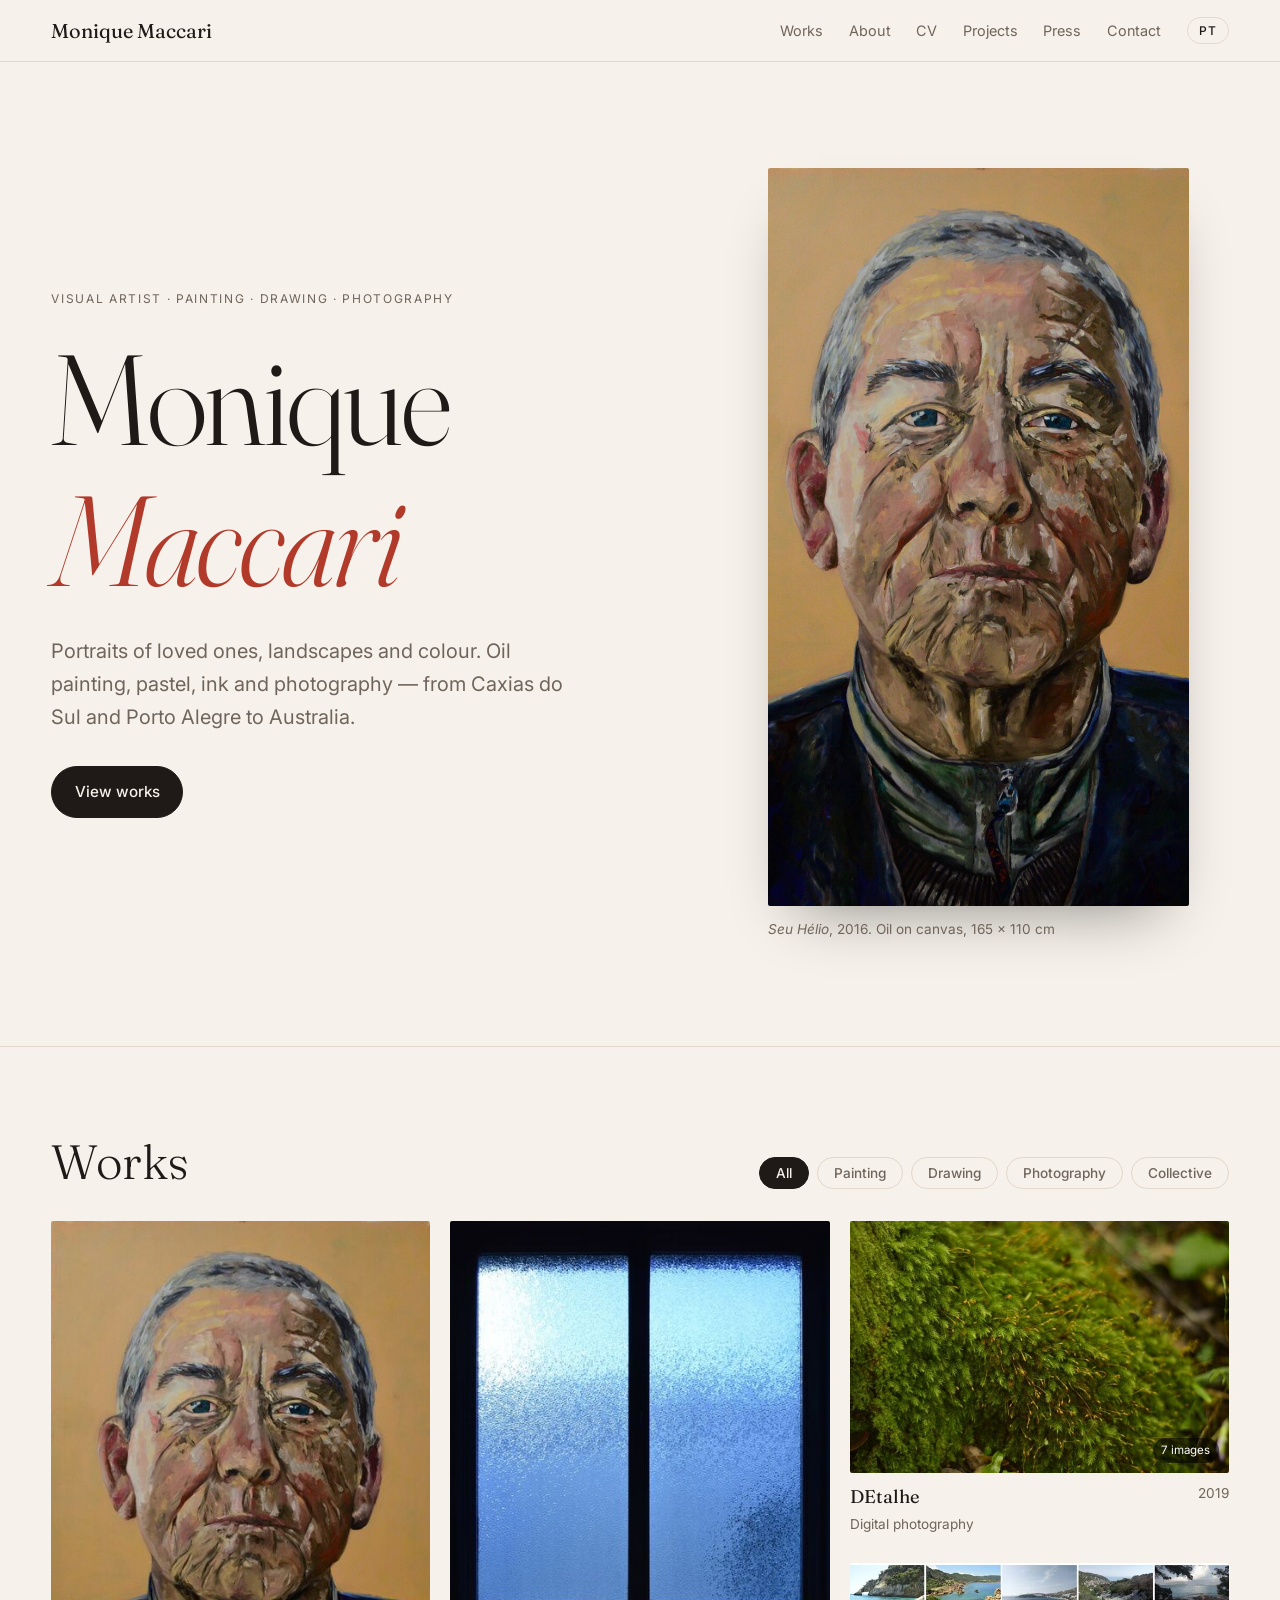
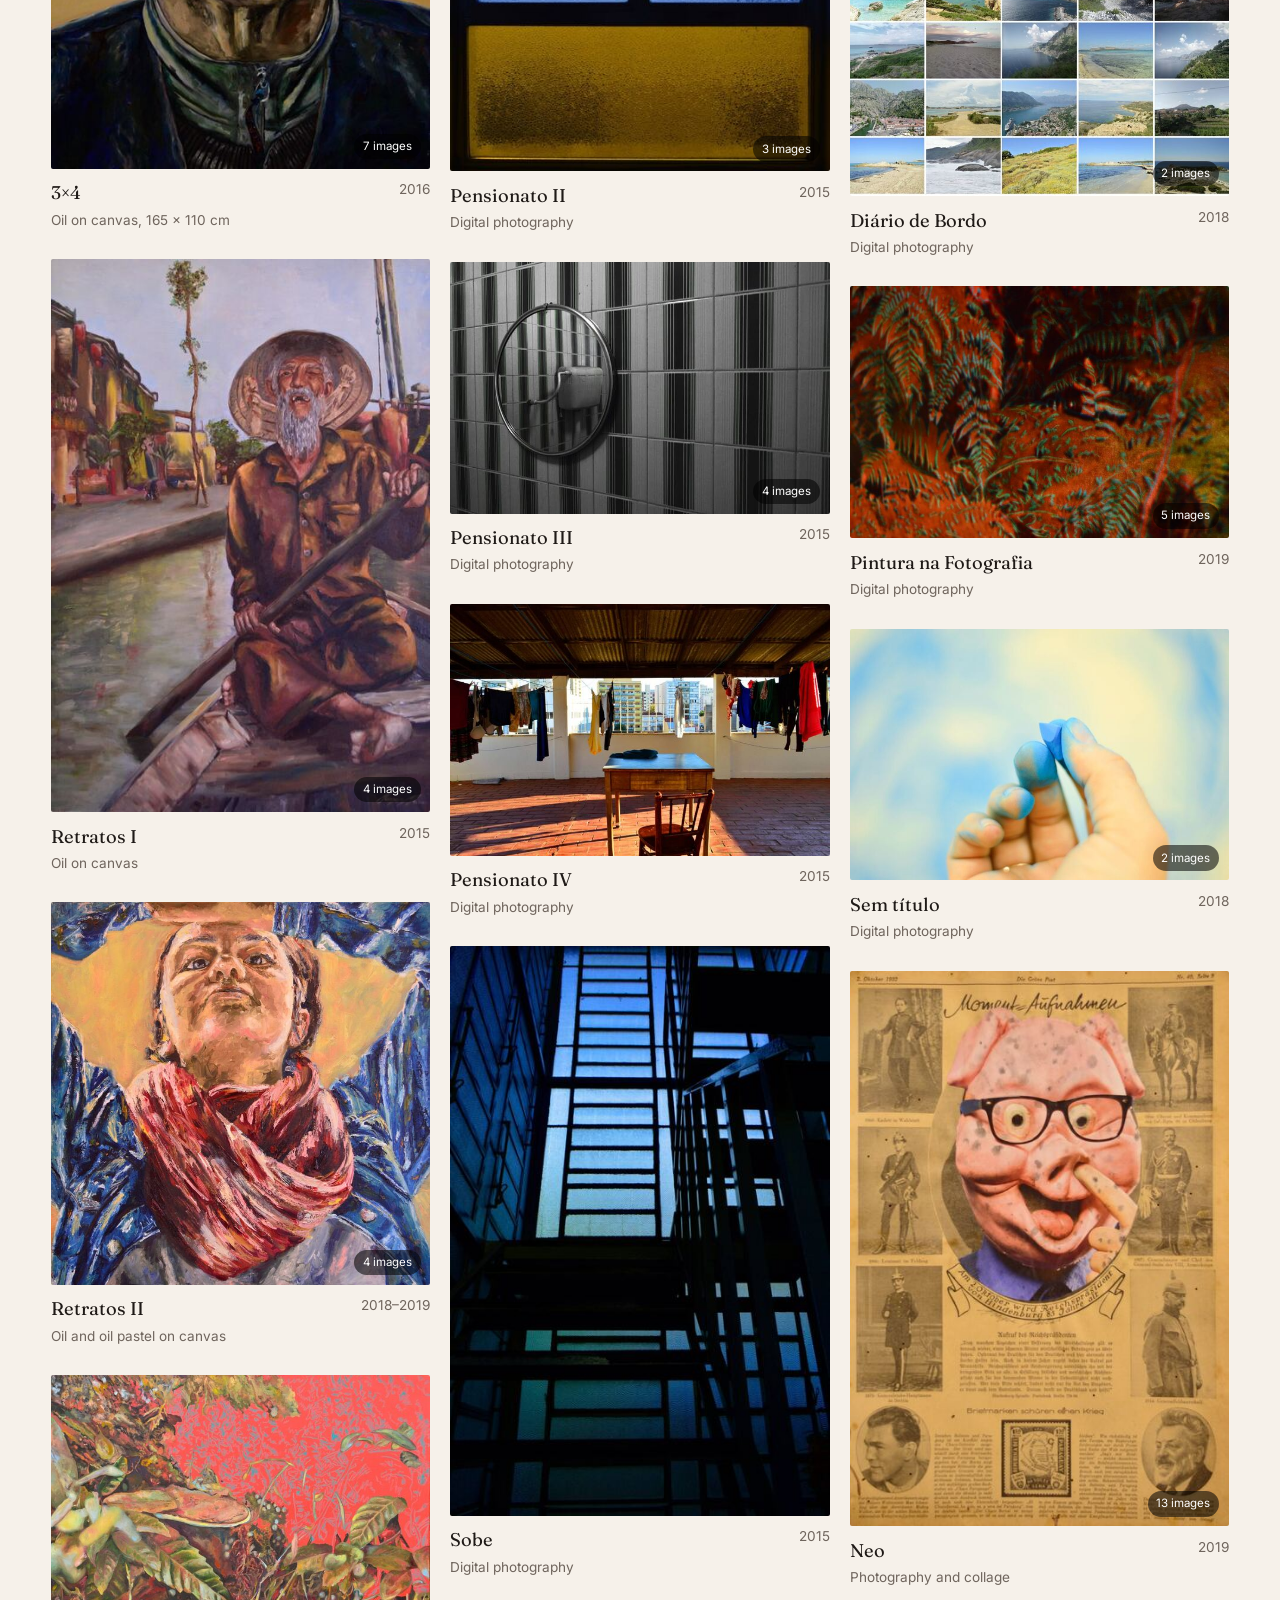
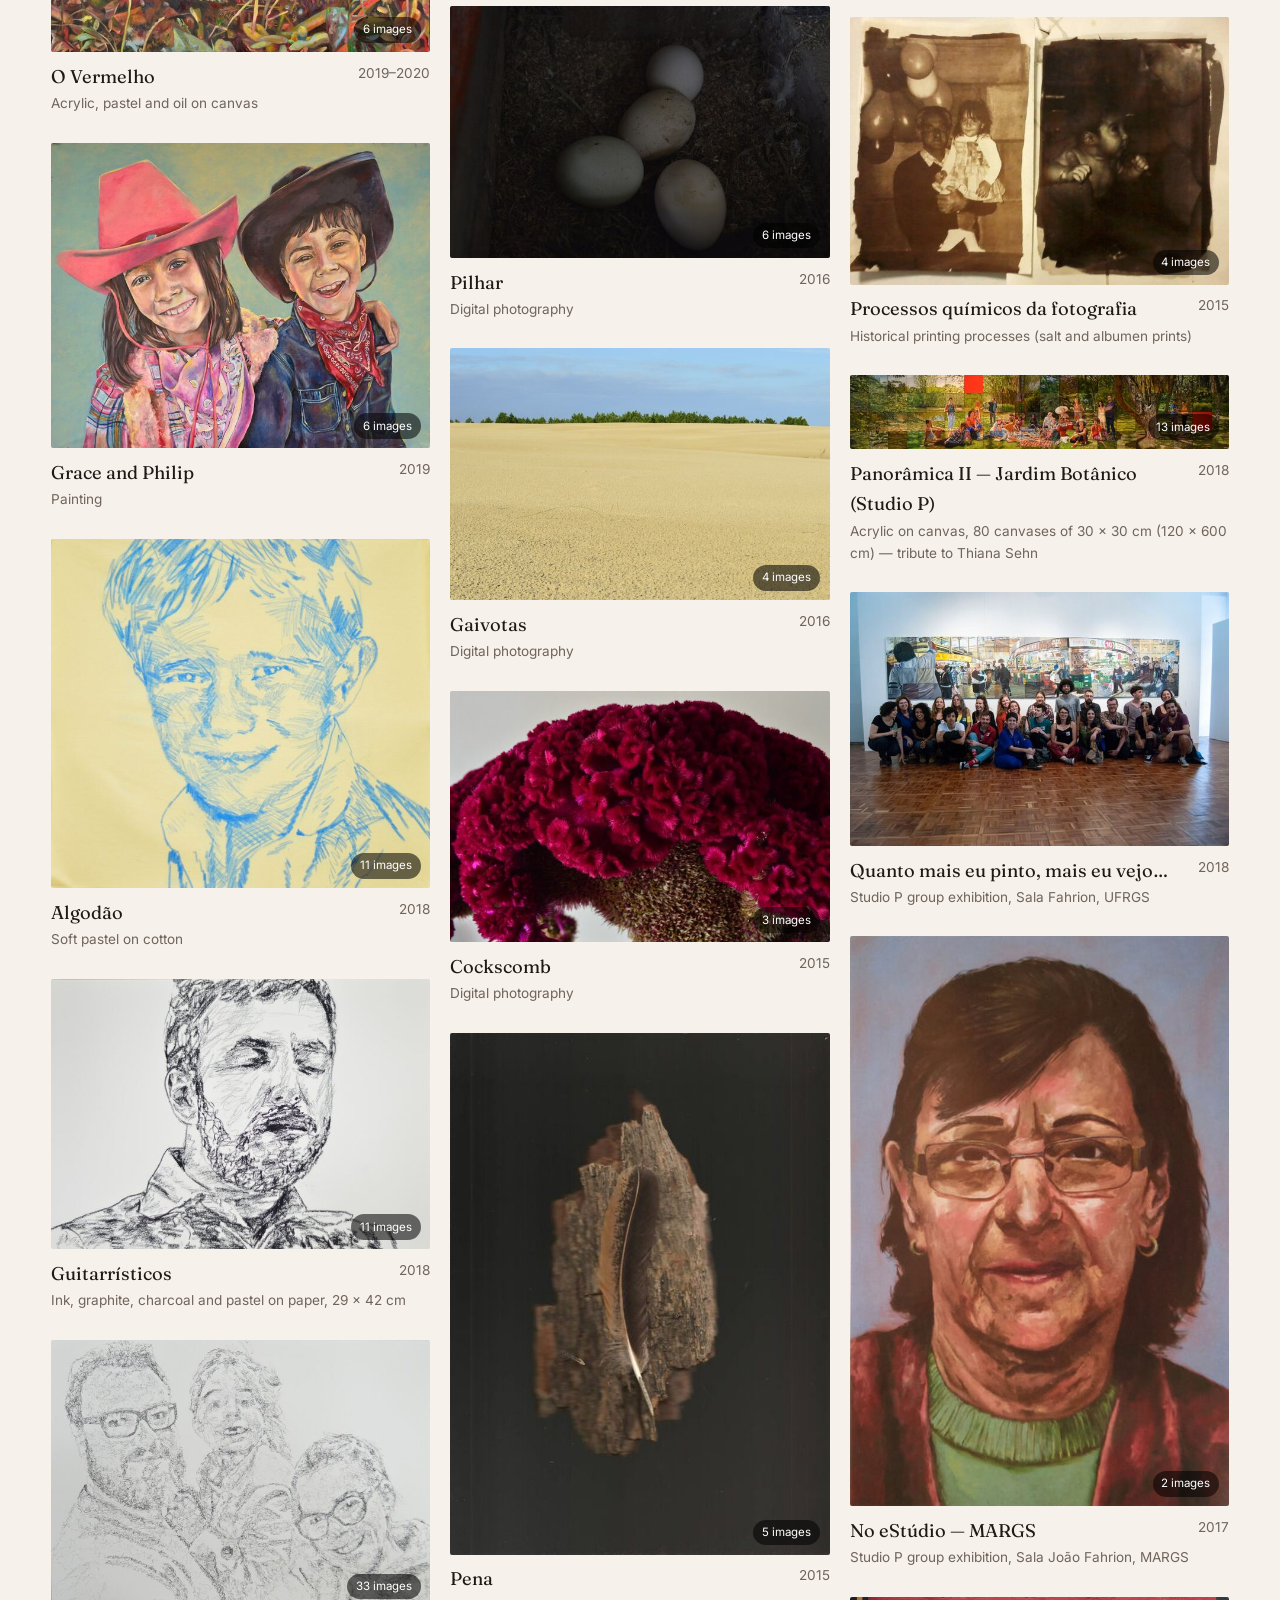
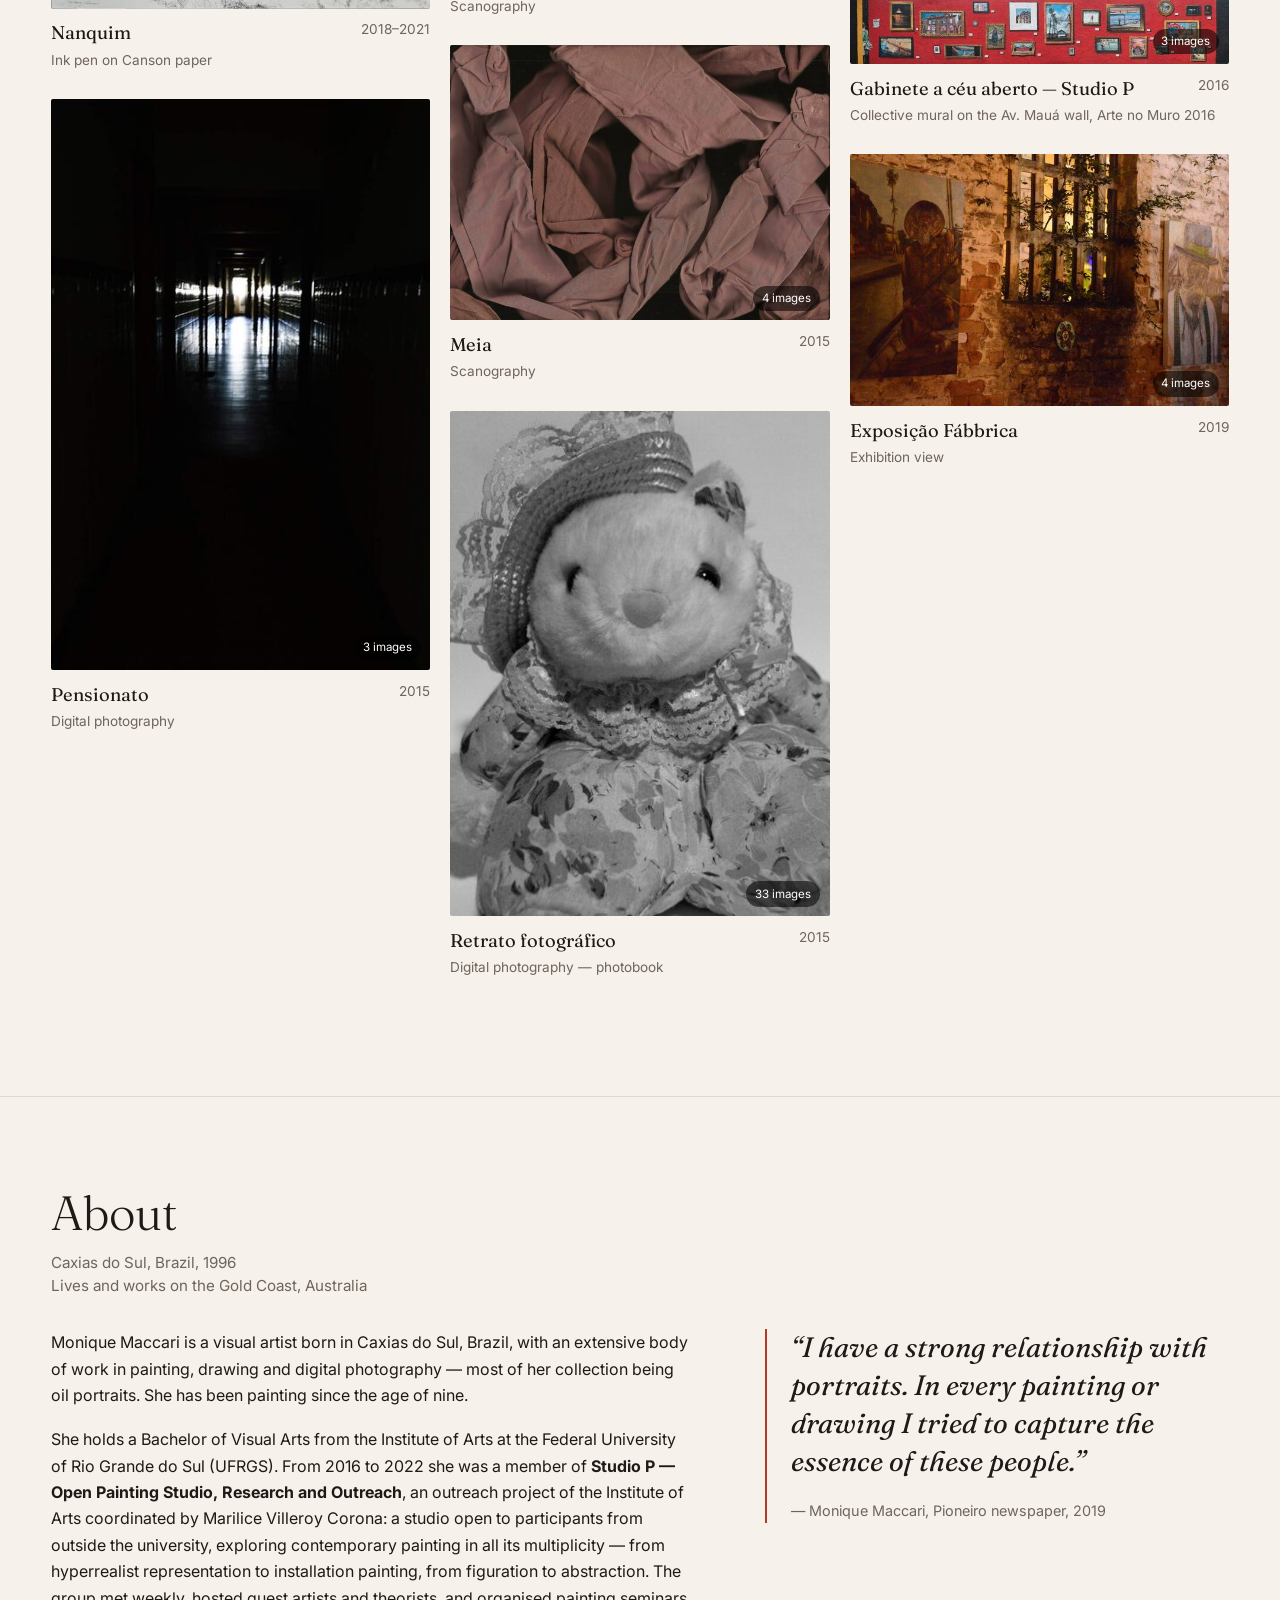
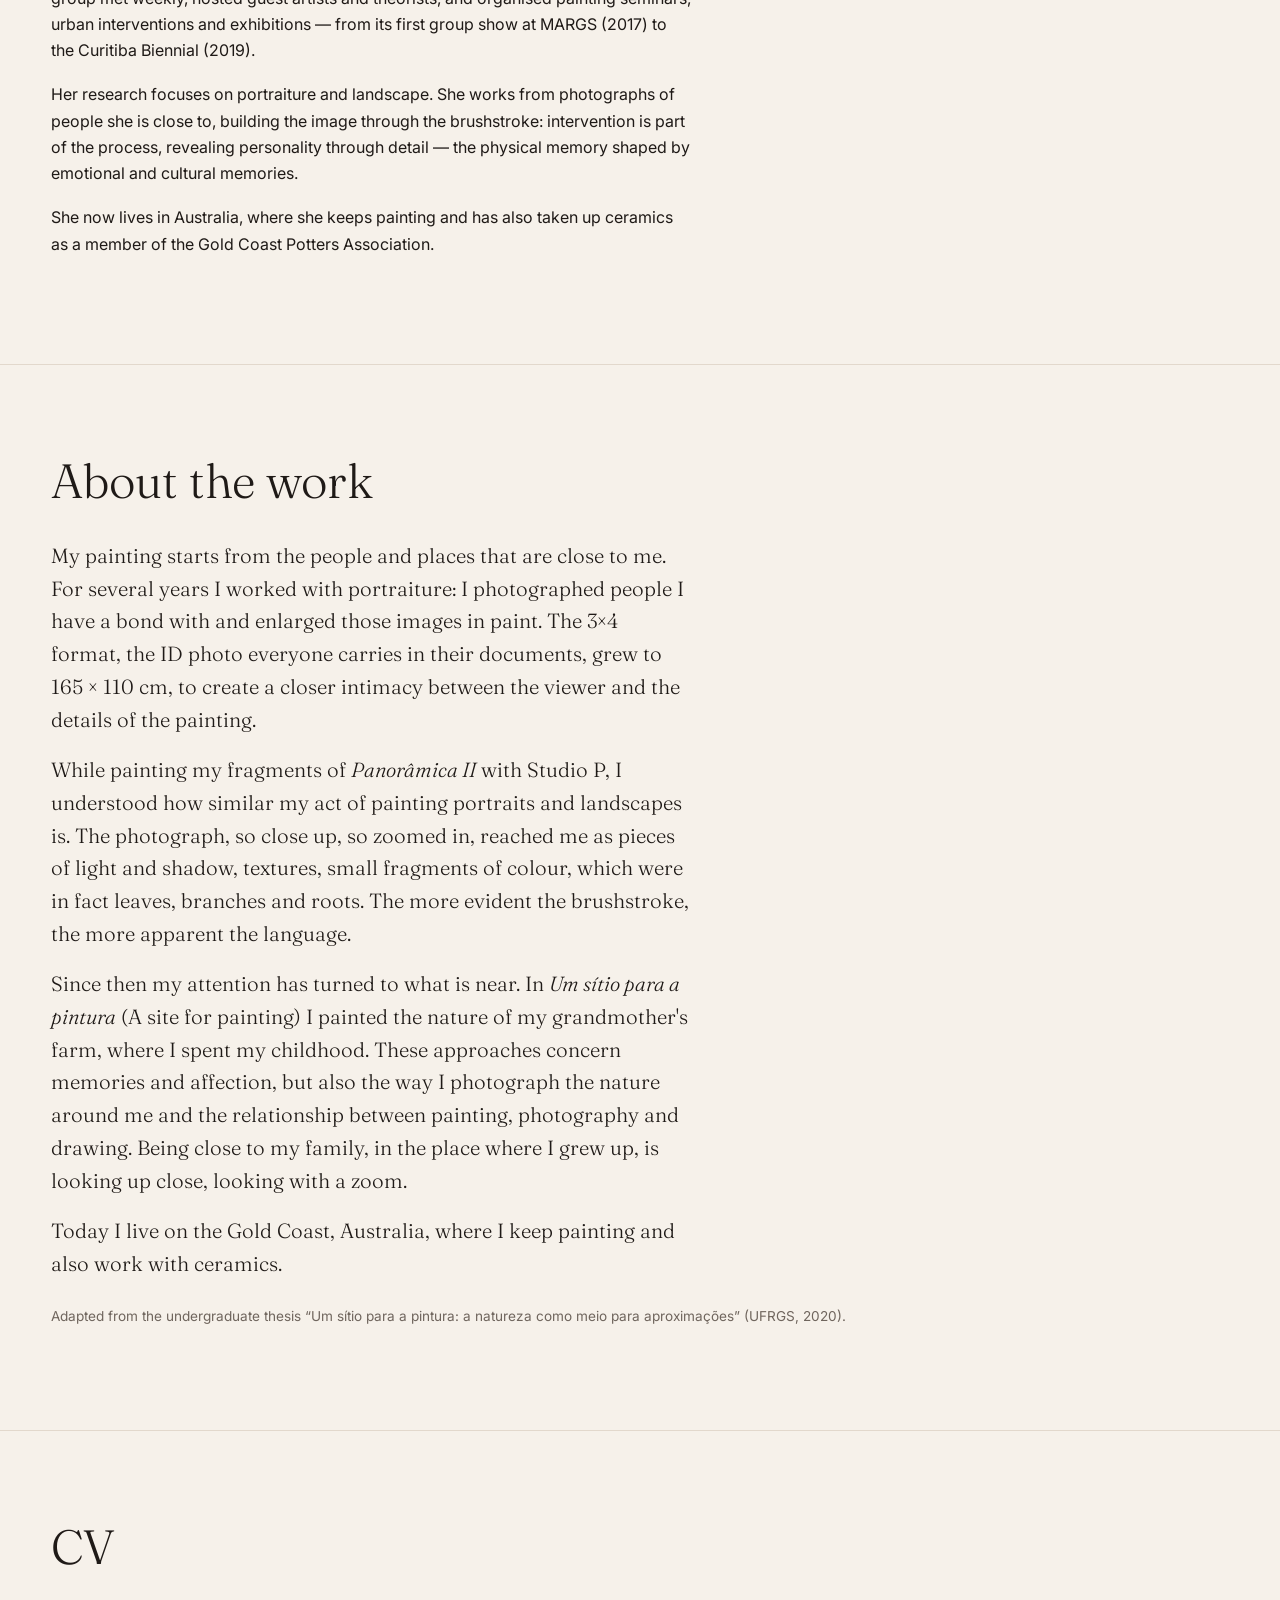
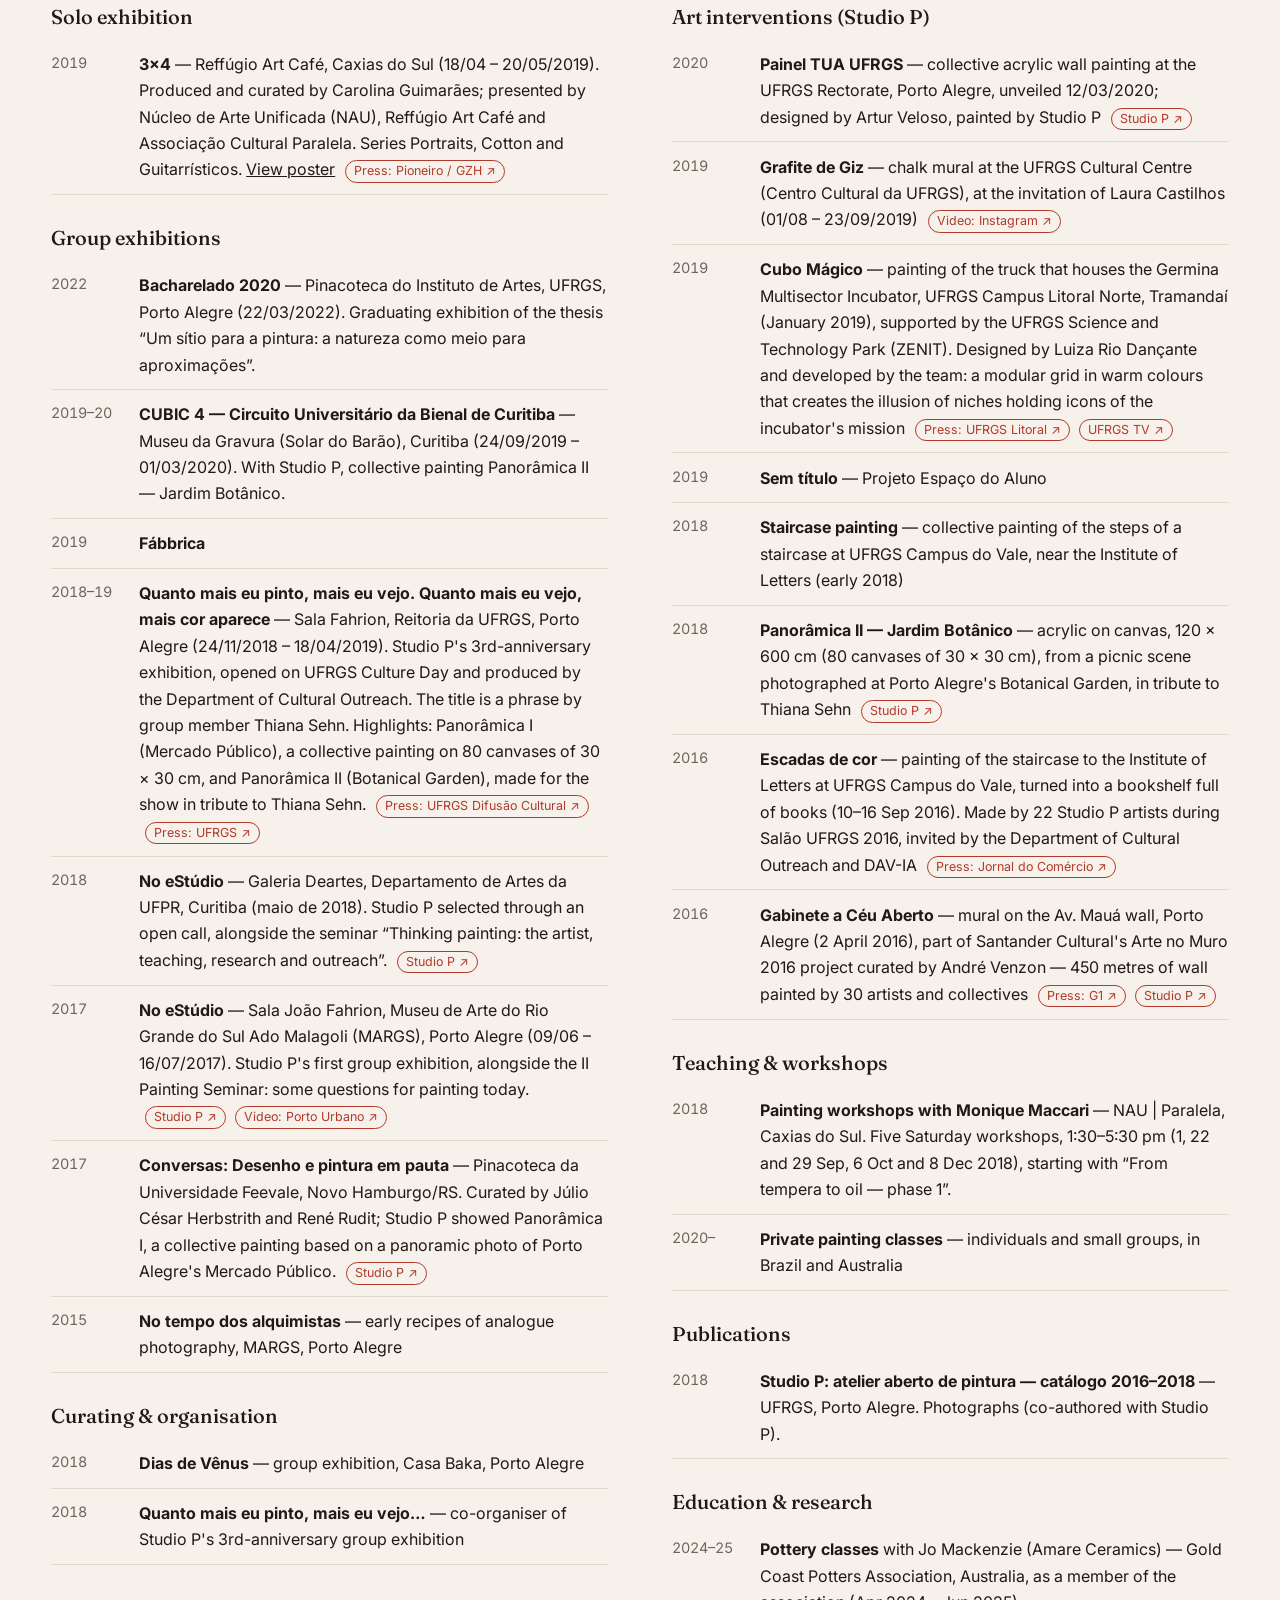
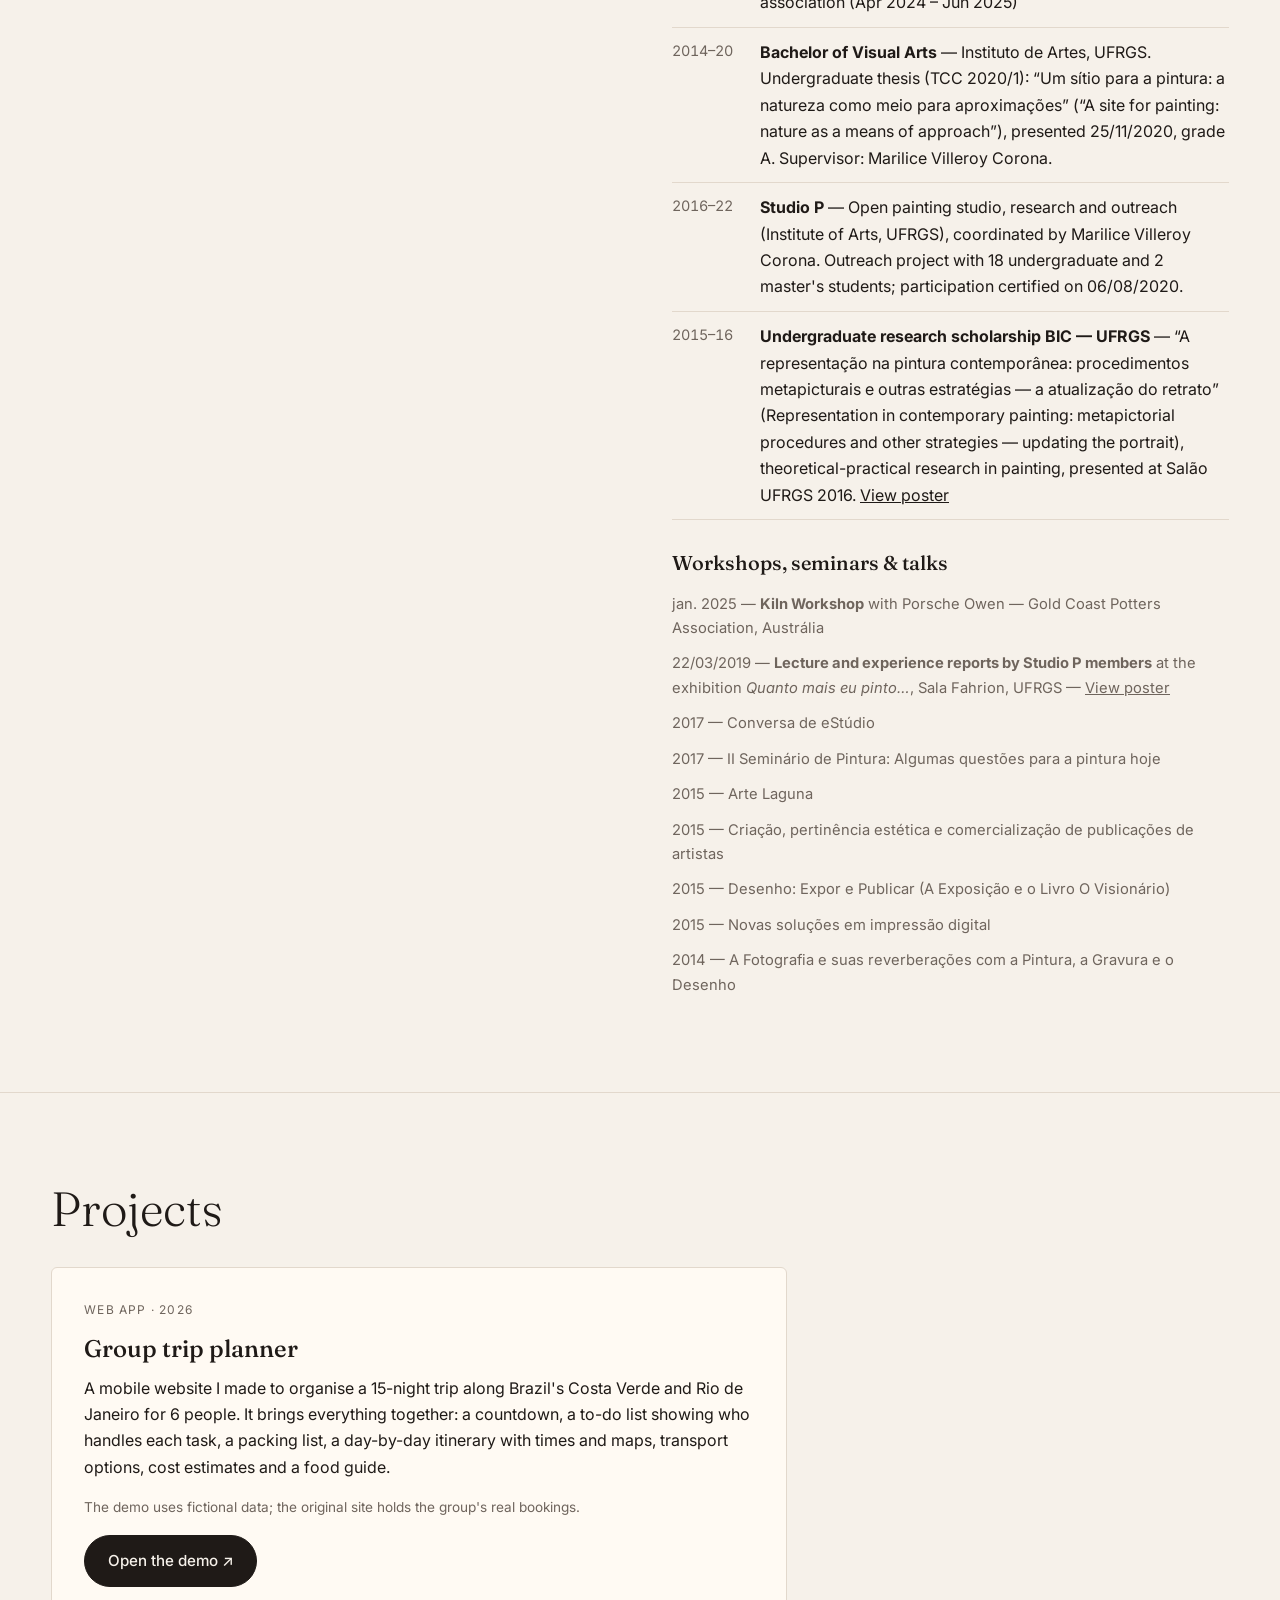
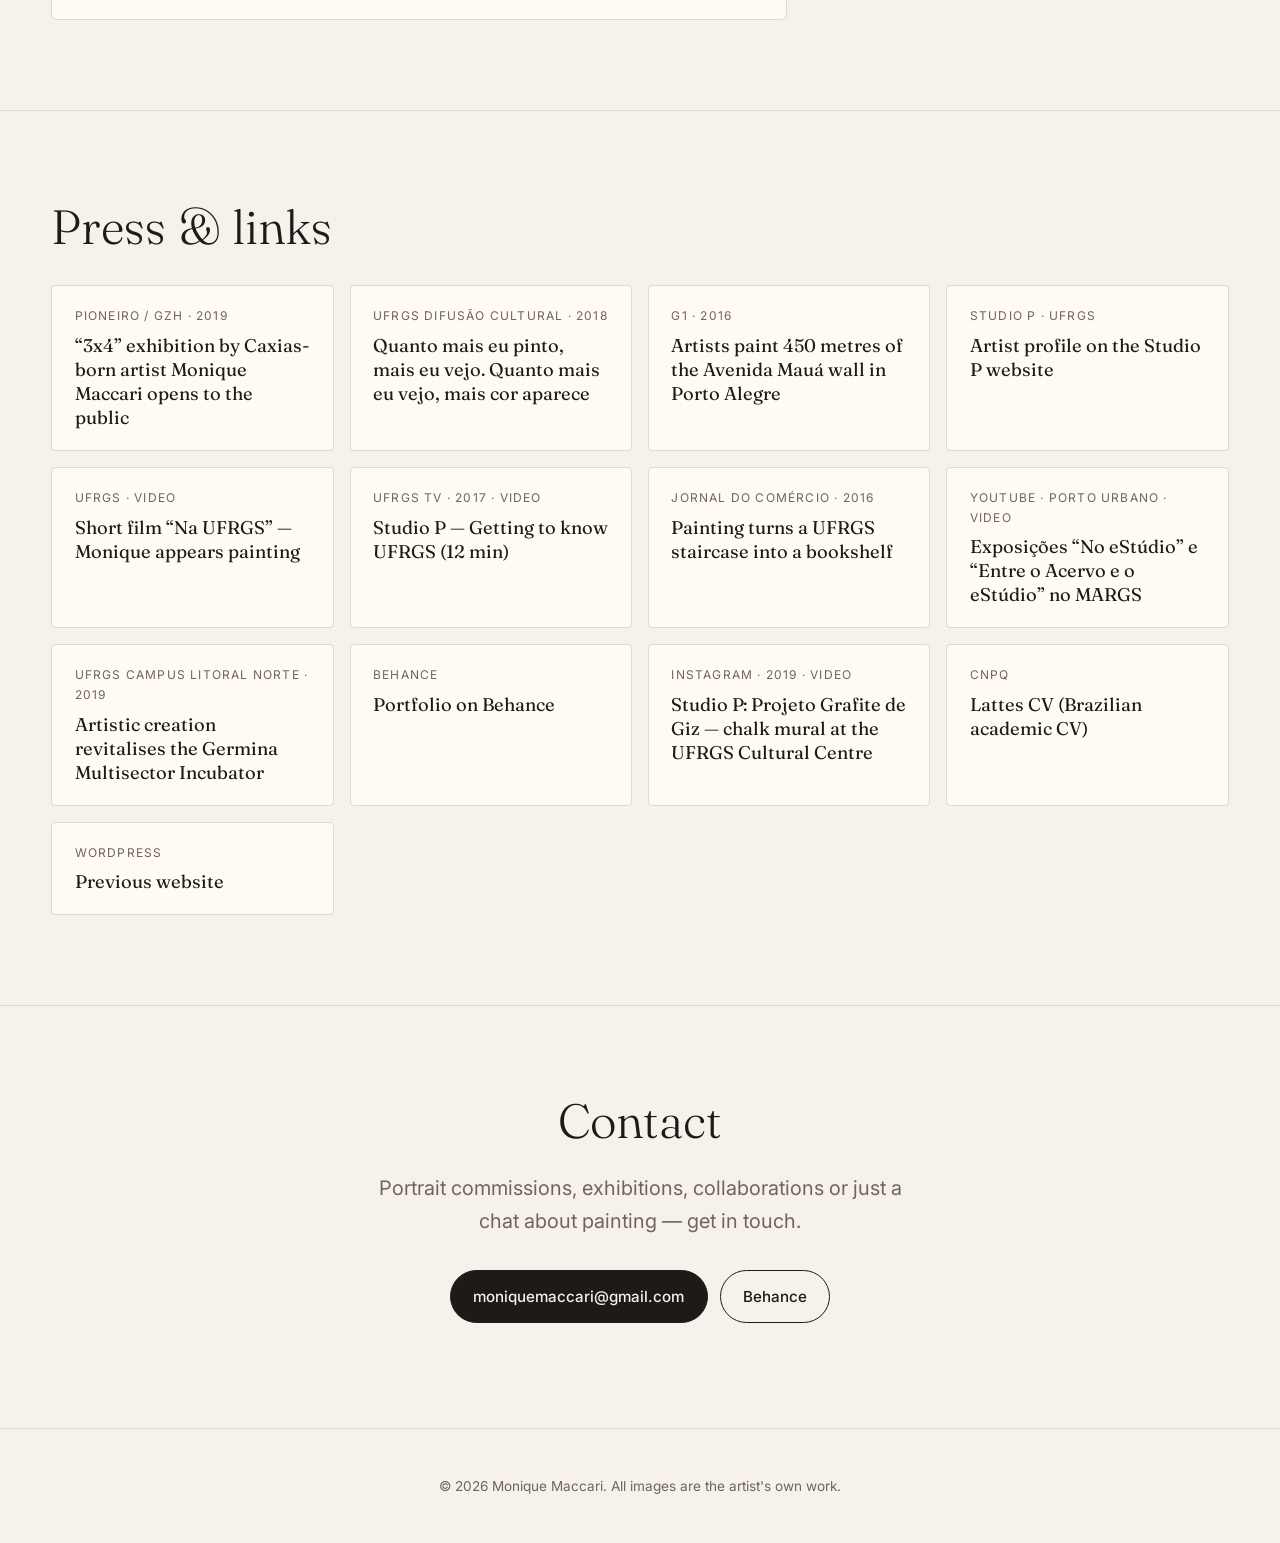
<file: index.html>
<!doctype html>
<html lang="pt-BR">
<head>
  <meta charset="utf-8">
  <meta name="viewport" content="width=device-width, initial-scale=1">
  <title>Monique Maccari — Artista Visual</title>
  <meta name="description" content="Monique Maccari, artista visual brasileira radicada na Austrália. Pintura a óleo, desenho e fotografia — retratos e paisagens.">
  <meta property="og:title" content="Monique Maccari — Artista Visual">
  <meta property="og:description" content="Pintura, desenho e fotografia. Retratos de pessoas queridas, paisagens e cor.">
  <meta property="og:image" content="https://moniquemaccari.com/assets/img/seu-helio/01.jpg">
  <meta property="og:url" content="https://moniquemaccari.com/">
  <link rel="canonical" href="https://moniquemaccari.com/">
  <link rel="icon" href="assets/favicon.svg" type="image/svg+xml">
  <link rel="preconnect" href="https://fonts.googleapis.com">
  <link rel="preconnect" href="https://fonts.gstatic.com" crossorigin>
  <link href="https://fonts.googleapis.com/css2?family=Fraunces:ital,opsz,wght@0,9..144,300;0,9..144,500;1,9..144,300&family=Inter:wght@400;500&display=swap" rel="stylesheet">
  <link rel="stylesheet" href="assets/css/style.css">
</head>
<body>
  <header class="site-header">
    <a class="logo" href="#top">Monique Maccari</a>
    <nav class="nav" aria-label="Principal">
      <a href="#obras" data-i18n="nav.works">Obras</a>
      <a href="#sobre" data-i18n="nav.about">Sobre</a>
      <a href="#cv" data-i18n="nav.cv">Currículo</a>
      <a href="#projetos" data-i18n="nav.projects">Projetos</a>
      <a href="#imprensa" data-i18n="nav.press">Imprensa</a>
      <a href="#contato" data-i18n="nav.contact">Contato</a>
      <button class="lang" type="button" aria-label="Mudar idioma / Change language">EN</button>
    </nav>
  </header>

  <main id="top">
    <section class="hero">
      <div class="hero-text">
        <p class="eyebrow" data-i18n="hero.eyebrow">Artista visual · Pintura · Desenho · Fotografia</p>
        <h1>Monique<br><em>Maccari</em></h1>
        <p class="lede" data-i18n="hero.lede">Retratos de pessoas queridas, paisagens e cor. Pintura a óleo, pastel, nanquim e fotografia — de Caxias do Sul e Porto Alegre para a Austrália.</p>
        <a class="btn" href="#obras" data-i18n="hero.cta">Ver obras</a>
      </div>
      <figure class="hero-art">
        <img src="assets/img/seu-helio/01.jpg" alt="Seu Hélio, 2016, óleo sobre tela, 165 × 110 cm" width="1400" height="2100">
        <figcaption><em>Seu Hélio</em>, 2016. <span data-i18n="hero.caption">Óleo sobre tela, 165 × 110 cm</span></figcaption>
      </figure>
    </section>

    <section id="obras" class="section">
      <div class="section-head">
        <h2 data-i18n="works.title">Obras</h2>
        <div class="filters" role="tablist">
          <button class="filter is-active" data-filter="all" data-i18n="cat.all">Tudo</button>
          <button class="filter" data-filter="pintura" data-i18n="cat.pintura">Pintura</button>
          <button class="filter" data-filter="desenho" data-i18n="cat.desenho">Desenho</button>
          <button class="filter" data-filter="fotografia" data-i18n="cat.fotografia">Fotografia</button>
          <button class="filter" data-filter="coletivo" data-i18n="cat.coletivo">Coletivo</button>
        </div>
      </div>
      <div class="grid" id="grid"></div>
    </section>

    <section id="sobre" class="section about">
      <h2 data-i18n="about.title">Sobre</h2>
      <p class="artist-meta" data-i18n-html="about.meta">Caxias do Sul, Brasil, 1996<br>Vive e trabalha na Gold Coast, Austrália</p>
      <div class="about-cols">
        <div class="prose" data-i18n-html="about.body">
          <p>Monique Maccari é artista visual nascida em Caxias do Sul (RS), com vasta produção em pintura, desenho e fotografia digital — a maior parte da coleção são retratos em tinta a óleo. Pinta desde os nove anos de idade.</p>
          <p>Bacharela em Artes Visuais pelo Instituto de Artes da Universidade Federal do Rio Grande do Sul (UFRGS). De 2016 a 2022 integrou o <strong>Studio P — Atelier aberto de pintura, pesquisa e extensão</strong>, projeto de extensão do Instituto de Artes coordenado por Marilice Villeroy Corona: um ateliê aberto a participantes de fora da universidade, que pensa a pintura contemporânea em sua multiplicidade — da representação hiper-realista à pintura-instalação, da figuração à abstração. O grupo se reunia semanalmente, recebia artistas e teóricos convidados e organizava seminários de pintura, intervenções urbanas e exposições — da primeira coletiva no MARGS (2017) à Bienal de Curitiba (2019).</p>
          <p>Sua pesquisa se concentra no retrato e na paisagem. Trabalha a partir de fotografias de pessoas com quem tem vínculo, construindo a representação pela pincelada: a interferência faz parte do processo e revela a personalidade nos detalhes — a memória física construída pelas memórias emocionais e culturais.</p>
          <p>Hoje vive na Austrália, onde segue pintando e passou a se dedicar também à cerâmica, como membro da Gold Coast Potters Association.</p>
        </div>
        <blockquote class="quote">
          <p data-i18n="about.quote">“Eu tenho uma forte relação com retratos. Em cada pintura ou desenho eu busquei capturar a essência dessas pessoas.”</p>
          <cite>— Monique Maccari, <span data-i18n="about.quoteSrc">Pioneiro, 2019</span></cite>
        </blockquote>
      </div>
    </section>

    <section id="statement" class="section statement">
      <h2 data-i18n="st.title">Sobre o trabalho</h2>
      <div class="prose statement-text" data-i18n-html="st.body">
        <p>Meu trabalho em pintura parte das pessoas e dos lugares que estão perto de mim. Durante alguns anos trabalhei com o gênero do retrato: fotografava pessoas com quem tenho vínculo e ampliava essas imagens na pintura. O formato 3×4, a foto que todos carregam nos documentos, chegava a 165 × 110 cm, para provocar uma intimidade maior entre quem olha e os detalhes da pintura.</p>
        <p>Ao pintar os meus fragmentos da <em>Panorâmica II</em> com o Studio P, compreendi que há uma grande semelhança no meu ato de pintar retrato e paisagem. A fotografia, tão aproximada, com tanto zoom, chegava a mim como pedaços de luz e sombra, texturas, pequenos fragmentos de cor, que na verdade eram folhas, galhos e raízes. Quanto mais evidente for a pincelada, mais aparente será a linguagem.</p>
        <p>Desde então minha atenção se voltou para o que está perto. Em <em>Um sítio para a pintura</em>, pintei a natureza do sítio da minha avó, onde passei a infância. As aproximações dizem respeito às recordações e aos afetos, mas também ao modo como registro fotograficamente a natureza ao meu redor e à relação entre pintura, fotografia e desenho. Estar perto da família, no lugar onde cresci, é olhar de perto, olhar com zoom.</p>
        <p>Hoje vivo na Gold Coast, Austrália, onde sigo pintando e trabalho também com cerâmica.</p>
      </div>
      <p class="statement-src" data-i18n="st.src">Adaptado do TCC “Um sítio para a pintura: a natureza como meio para aproximações” (UFRGS, 2020).</p>
    </section>

    <section id="cv" class="section cv">
      <h2 data-i18n="cv.title">Currículo</h2>
      <div class="cv-grid">
        <div>
          <h3 data-i18n="cv.solo">Exposição individual</h3>
          <ul class="timeline">
            <li><span>2019</span><div><strong>3×4</strong> — Reffúgio Art Café, Caxias do Sul (18/04 – 20/05/2019). <span data-i18n="cv.solo1">Produção e curadoria de Carolina Guimarães; realização Núcleo de Arte Unificada (NAU), Reffúgio Art Café e Associação Cultural Paralela. Séries Retratos, Algodão e Guitarrísticos.</span> <a href="assets/img/press/3x4-cartaz-2019.jpg" target="_blank" rel="noopener" data-i18n="cv.poster">Ver cartaz</a> <a class="press-link" href="https://gauchazh.clicrbs.com.br/pioneiro/cultura-e-lazer/noticia/2019/04/exposicao-3x4-da-artista-caxiense-radicada-na-capital-monique-maccari-abre-nesta-quinta-para-visitacao-10931770.html" target="_blank" rel="noopener"><span data-i18n="cv.news">Matéria</span>: Pioneiro / GZH ↗</a></div></li>
          </ul>

          <h3 data-i18n="cv.group">Exposições coletivas</h3>
          <ul class="timeline">
            <li><span>2022</span><div><strong>Bacharelado 2020</strong> — Pinacoteca do Instituto de Artes, UFRGS, Porto Alegre (22/03/2022). <span data-i18n="cv.grad">Exposição de formatura do TCC “Um sítio para a pintura: a natureza como meio para aproximações”.</span></div></li>
            <li><span>2019–20</span><div><strong>CUBIC 4 — Circuito Universitário da Bienal de Curitiba</strong> — Museu da Gravura (Solar do Barão), Curitiba (24/09/2019 – 01/03/2020). <span data-i18n="cv.cubic">Com o Studio P, pintura coletiva Panorâmica II — Jardim Botânico.</span></div></li>
            <li><span>2019</span><div><strong>Fábbrica</strong></div></li>
            <li><span>2018–19</span><div><strong>Quanto mais eu pinto, mais eu vejo. Quanto mais eu vejo, mais cor aparece</strong> — Sala Fahrion, Reitoria da UFRGS, Porto Alegre (24/11/2018 – 18/04/2019). <span data-i18n="cv.group1">Exposição de 3 anos do Studio P, aberta no Dia da Cultura da UFRGS, com produção do Departamento de Difusão Cultural. O título é uma frase de Thiana Sehn, integrante do grupo. Destaques: a Panorâmica I (Mercado Público), pintura coletiva em 80 telas de 30 × 30 cm, e a Panorâmica II (Jardim Botânico), feita para a mostra em homenagem a Thiana Sehn.</span> <a class="press-link" href="https://www.ufrgs.br/difusaocultural/exposicao-quanto-mais-eu-pinto-mais-eu-vejo-quanto-mais-eu-vejo-mais-cor-aparece/" target="_blank" rel="noopener"><span data-i18n="cv.news">Matéria</span>: UFRGS Difusão Cultural ↗</a> <a class="press-link" href="https://www.ufrgs.br/prorext/exposicao-de-pinturas-panoramicas-ocorre-na-sala-fahrion/" target="_blank" rel="noopener"><span data-i18n="cv.news">Matéria</span>: UFRGS ↗</a></div></li>
            <li><span>2018</span><div><strong>No eStúdio</strong> — Galeria Deartes, Departamento de Artes da UFPR, Curitiba (maio de 2018). <span data-i18n="cv.ufpr">Studio P selecionado por edital, com o seminário “Pensar a pintura: o artista, o ensino, a pesquisa e a extensão”.</span> <a class="press-link" href="https://grupostudiop.wordpress.com/exposicao-no-estudio-ufpr/" target="_blank" rel="noopener">Studio P ↗</a></div></li>
            <li><span>2017</span><div><strong>No eStúdio</strong> — Sala João Fahrion, Museu de Arte do Rio Grande do Sul Ado Malagoli (MARGS), Porto Alegre (09/06 – 16/07/2017). <span data-i18n="cv.estudio">Primeira exposição coletiva do Studio P, com o II Seminário de Pintura: algumas questões para a pintura hoje.</span> <a class="press-link" href="https://grupostudiop.wordpress.com/exposicao-no-estudio-margs/" target="_blank" rel="noopener">Studio P ↗</a> <a class="press-link" href="https://www.youtube.com/watch?v=yvdzv5QNSR8" target="_blank" rel="noopener"><span data-i18n="cv.video">Vídeo</span>: Porto Urbano ↗</a></div></li>
            <li><span>2017</span><div><strong>Conversas: Desenho e pintura em pauta</strong> — Pinacoteca da Universidade Feevale, Novo Hamburgo/RS. <span data-i18n="cv.feevale">Curadoria de Júlio César Herbstrith e René Rudit; o Studio P apresentou a Panorâmica I, pintura coletiva a partir de uma foto panorâmica do Mercado Público de Porto Alegre.</span> <a class="press-link" href="https://grupostudiop.wordpress.com/panoramica-i/" target="_blank" rel="noopener">Studio P ↗</a></div></li>
            <li><span>2015</span><div><strong>No tempo dos alquimistas</strong> — <span data-i18n="cv.group3">primeiras receitas da fotografia analógica</span>, MARGS, Porto Alegre</div></li>
          </ul>

          <h3 data-i18n="cv.curator">Curadoria e organização</h3>
          <ul class="timeline">
            <li><span>2018</span><div><strong>Dias de Vênus</strong> — <span data-i18n="cv.cur1">exposição coletiva</span>, Casa Baka, Porto Alegre</div></li>
            <li><span>2018</span><div><strong>Quanto mais eu pinto, mais eu vejo…</strong> — <span data-i18n="cv.cur2">co-organização da exposição coletiva de 3 anos do Studio P</span></div></li>
          </ul>
        </div>

        <div>
          <h3 data-i18n="cv.interventions">Intervenções artísticas (Studio P)</h3>
          <ul class="timeline">
            <li><span>2020</span><div><strong>Painel TUA UFRGS</strong> — <span data-i18n="cv.tua">pintura coletiva em acrílica sobre parede na Reitoria da UFRGS, Porto Alegre, inaugurada em 12/03/2020; projeto de Artur Veloso, execução do Studio P</span> <a class="press-link" href="https://grupostudiop.wordpress.com/murais-tua-ufrgs/" target="_blank" rel="noopener">Studio P ↗</a></div></li>
            <li><span>2019</span><div><strong>Grafite de Giz</strong> — <span data-i18n="cv.int2">mural de giz no Centro Cultural da UFRGS, a convite de Laura Castilhos (01/08 – 23/09/2019)</span> <a class="press-link" href="https://www.instagram.com/p/B0s8X2ggQpT/" target="_blank" rel="noopener"><span data-i18n="cv.video">Vídeo</span>: Instagram ↗</a></div></li>
            <li><span>2019</span><div><strong>Cubo Mágico</strong> — <span data-i18n="cv.germina">pintura do caminhão que abriga a Incubadora Multissetorial Germina, Campus Litoral Norte da UFRGS, Tramandaí/RS (janeiro de 2019), com o apoio do Parque Científico e Tecnológico da UFRGS (ZENIT). Projeto de Luiza Rio Dançante, desenvolvido pela equipe: uma grade modular em cores quentes que cria a ilusão de nichos, com ícones da missão da incubadora</span> <a class="press-link" href="https://www.ufrgs.br/litoral/criacao-artistica-revitaliza-incubadora-multissetorial-germina/" target="_blank" rel="noopener"><span data-i18n="cv.news">Matéria</span>: UFRGS Litoral ↗</a> <a class="press-link" href="https://www.ufrgs.br/germina/germina-na-tv-ufrgs/" target="_blank" rel="noopener">UFRGS TV ↗</a></div></li>
            <li><span>2019</span><div><strong>Sem título</strong> — Projeto Espaço do Aluno</div></li>
            <li><span>2018</span><div><strong data-i18n="cv.esc18">Pintura de escadaria</strong> — <span data-i18n="cv.esc18b">pintura coletiva dos degraus de uma escadaria no Campus do Vale da UFRGS, perto do Instituto de Letras (início de 2018)</span></div></li>
            <li><span>2018</span><div><strong>Panorâmica II — Jardim Botânico</strong> — <span data-i18n="cv.int5">acrílica sobre tela, 120 × 600 cm (80 telas de 30 × 30 cm), a partir de uma cena de piquenique fotografada no Jardim Botânico de Porto Alegre, em homenagem a Thiana Sehn</span> <a class="press-link" href="https://grupostudiop.wordpress.com/panoramica-ii-2/" target="_blank" rel="noopener">Studio P ↗</a></div></li>
            <li><span>2016</span><div><strong>Escadas de cor</strong> — <span data-i18n="cv.escada">pintura da escadaria de acesso ao Instituto de Letras, no Campus do Vale da UFRGS, transformada numa estante cheia de livros (10 a 16/09/2016). Feita por 22 artistas do Studio P durante o Salão UFRGS 2016, a convite do Departamento de Difusão Cultural e do DAV-IA</span> <a class="press-link" href="https://www.jornaldocomercio.com/_conteudo/2016/09/galeria_de_imagens/522149-projeto-transforma-escada-da-ufrgs-em-estante-de-livros.html" target="_blank" rel="noopener"><span data-i18n="cv.news">Matéria</span>: Jornal do Comércio ↗</a></div></li>
            <li><span>2016</span><div><strong>Gabinete a Céu Aberto</strong> — <span data-i18n="cv.maua">pintura no muro da Av. Mauá, Porto Alegre (02/04/2016), no Projeto Arte no Muro 2016 do Santander Cultural, com curadoria de André Venzon — 450 metros de muro pintados por 30 artistas e coletivos</span> <a class="press-link" href="https://g1.globo.com/rs/rio-grande-do-sul/noticia/2016/04/artistas-pintam-450-metros-do-muro-da-avenida-maua-em-porto-alegre.html" target="_blank" rel="noopener"><span data-i18n="cv.news">Matéria</span>: G1 ↗</a> <a class="press-link" href="https://grupostudiop.wordpress.com/gabinete-a-ceu-aberto/" target="_blank" rel="noopener">Studio P ↗</a></div></li>
          </ul>

          <h3 data-i18n="cv.teaching">Ensino e oficinas</h3>
          <ul class="timeline">
            <li><span>2018</span><div><strong data-i18n="cv.teach1">Oficinas de pintura com Monique Maccari</strong> — NAU | Paralela, Caxias do Sul. <span data-i18n="cv.teach1b">Cinco oficinas aos sábados, das 13h30 às 17h30 (1º, 22 e 29/09, 06/10 e 08/12/2018), começando por “Da têmpera ao óleo — fase 1”.</span></div></li>
            <li><span>2020–</span><div><strong data-i18n="cv.teach2">Aulas particulares de pintura</strong> — <span data-i18n="cv.teach2b">individuais e em pequenos grupos, no Brasil e na Austrália</span></div></li>
          </ul>

          <h3 data-i18n="cv.pubs">Publicações</h3>
          <ul class="timeline">
            <li><span>2018</span><div><strong>Studio P: atelier aberto de pintura — catálogo 2016–2018</strong> — UFRGS, Porto Alegre. <span data-i18n="cv.pub1">Fotografias (coautoria com o Studio P).</span></div></li>
          </ul>

          <h3 data-i18n="cv.edu">Formação e pesquisa</h3>
          <ul class="timeline">
            <li><span>2024–25</span><div><strong data-i18n="cv.pottery">Aulas de cerâmica</strong> <span data-i18n="cv.pottery1">com Jo Mackenzie (Amare Ceramics)</span> — Gold Coast Potters Association, <span data-i18n="cv.pottery2">Austrália, como membro da associação (abr. 2024 – jun. 2025)</span></div></li>
            <li><span>2014–20</span><div><strong data-i18n="cv.edu1">Bacharelado em Artes Visuais</strong> — Instituto de Artes, UFRGS. <span data-i18n="cv.edu1b">TCC 2020/1: “Um sítio para a pintura: a natureza como meio para aproximações”, apresentado em 25/11/2020 (conceito A). Orientação: Marilice Villeroy Corona.</span></div></li>
            <li><span>2016–22</span><div><strong>Studio P</strong> — <span data-i18n="cv.edu2">Atelier aberto de pintura, pesquisa e extensão (Instituto de Artes, UFRGS), coordenação de Marilice Villeroy Corona. Projeto de extensão com 18 estudantes de graduação e 2 de mestrado; participação certificada em 06/08/2020.</span></div></li>
            <li><span>2015–16</span><div><strong data-i18n="cv.edu3">Bolsista de Iniciação Científica BIC — UFRGS</strong> — <span data-i18n="cv.edu3b">“A representação na pintura contemporânea: procedimentos metapicturais e outras estratégias — a atualização do retrato”, pesquisa teórico-prática em pintura, apresentada no Salão UFRGS 2016.</span> <a href="assets/img/press/bic-poster-2016.jpg" target="_blank" rel="noopener" data-i18n="cv.bicposter">Ver pôster</a></div></li>
          </ul>

          <h3 data-i18n="cv.events">Workshops, seminários e encontros</h3>
          <ul class="compact">
            <li>jan. 2025 — <strong>Kiln Workshop</strong> <span data-i18n="cv.kiln">com Porsche Owen</span> — Gold Coast Potters Association, Austrália</li>
            <li>22/03/2019 — <strong data-i18n="cv.aula">Aula expositiva e relatos de experiências de integrantes do Studio P</strong> <span data-i18n-html="cv.aula2">na exposição <em>Quanto mais eu pinto…</em>, Sala Fahrion, UFRGS</span> — <a href="assets/img/press/aula-expositiva-2019-cartaz.jpg" target="_blank" rel="noopener" data-i18n="cv.poster">Ver cartaz</a></li>
            <li>2017 — Conversa de eStúdio</li>
            <li>2017 — II Seminário de Pintura: Algumas questões para a pintura hoje</li>
            <li>2015 — Arte Laguna</li>
            <li>2015 — Criação, pertinência estética e comercialização de publicações de artistas</li>
            <li>2015 — Desenho: Expor e Publicar (A Exposição e o Livro O Visionário)</li>
            <li>2015 — Novas soluções em impressão digital</li>
            <li>2014 — A Fotografia e suas reverberações com a Pintura, a Gravura e o Desenho</li>
          </ul>
        </div>
      </div>
    </section>

    <section id="projetos" class="section projects">
      <h2 data-i18n="proj.title">Projetos</h2>
      <article class="project">
        <div class="project-text">
          <p class="card-kicker" data-i18n="proj.kicker">App web · 2026</p>
          <h3 data-i18n="proj.name">Planejador de viagem em grupo</h3>
          <p data-i18n="proj.desc">Um site para celular que criei para organizar uma viagem de 15 noites pela Costa Verde e pelo Rio de Janeiro com 6 pessoas. Reúne tudo num só lugar: contagem regressiva, lista de tarefas com quem cuida de cada uma, lista de mala, roteiro dia a dia com horários e mapas, opções de transporte, custos estimados e um guia de comidas.</p>
          <p class="hint-small" data-i18n="proj.note">A demo usa dados fictícios; o site original tem as reservas reais do grupo.</p>
          <a class="btn" href="projetos/planejador-viagem/" target="_blank" rel="noopener" data-i18n="proj.cta">Abrir a demo ↗</a>
        </div>
      </article>
    </section>

    <section id="imprensa" class="section press">
      <h2 data-i18n="press.title">Imprensa e links</h2>
      <div class="cards">
        <a class="card" href="https://gauchazh.clicrbs.com.br/pioneiro/cultura-e-lazer/noticia/2019/04/exposicao-3x4-da-artista-caxiense-radicada-na-capital-monique-maccari-abre-nesta-quinta-para-visitacao-10931770.html" target="_blank" rel="noopener">
          <span class="card-kicker">Pioneiro / GZH · 2019</span>
          <span class="card-title" data-i18n="press.p1">Exposição “3x4” da artista caxiense Monique Maccari abre para visitação</span>
        </a>
        <a class="card" href="https://www.ufrgs.br/difusaocultural/exposicao-quanto-mais-eu-pinto-mais-eu-vejo-quanto-mais-eu-vejo-mais-cor-aparece/" target="_blank" rel="noopener">
          <span class="card-kicker">UFRGS Difusão Cultural · 2018</span>
          <span class="card-title">Quanto mais eu pinto, mais eu vejo. Quanto mais eu vejo, mais cor aparece</span>
        </a>
        <a class="card" href="https://g1.globo.com/rs/rio-grande-do-sul/noticia/2016/04/artistas-pintam-450-metros-do-muro-da-avenida-maua-em-porto-alegre.html" target="_blank" rel="noopener">
          <span class="card-kicker">G1 · 2016</span>
          <span class="card-title" data-i18n="press.p7">Artistas pintam 450 metros do muro da Avenida Mauá em Porto Alegre</span>
        </a>
        <a class="card" href="https://grupostudiop.wordpress.com/monique-maccari/" target="_blank" rel="noopener">
          <span class="card-kicker">Studio P · UFRGS</span>
          <span class="card-title" data-i18n="press.p8">Perfil de artista no site do Studio P</span>
        </a>
        <a class="card" href="https://www.ufrgs.br/site/noticias/curta-201cna-ufrgs201d-sera-exibido-neste-sabado/" target="_blank" rel="noopener">
          <span class="card-kicker">UFRGS · <span data-i18n="press.video">vídeo</span></span>
          <span class="card-title" data-i18n="press.p9">Curta “Na UFRGS” — Monique aparece pintando</span>
        </a>
        <a class="card" href="https://videos.ufrgs.br/ufrgstv/conhecendo-a-ufrgs/studio-p/view" target="_blank" rel="noopener">
          <span class="card-kicker">UFRGS TV · 2017 · <span data-i18n="press.video">vídeo</span></span>
          <span class="card-title" data-i18n="press.p10">Studio P — Conhecendo a UFRGS (12 min)</span>
        </a>
        <a class="card" href="https://www.jornaldocomercio.com/_conteudo/2016/09/galeria_de_imagens/522149-projeto-transforma-escada-da-ufrgs-em-estante-de-livros.html" target="_blank" rel="noopener">
          <span class="card-kicker">Jornal do Comércio · 2016</span>
          <span class="card-title" data-i18n="press.p11">Pintura transforma escadaria da UFRGS em estante de livros</span>
        </a>
        <a class="card" href="https://www.youtube.com/watch?v=yvdzv5QNSR8" target="_blank" rel="noopener">
          <span class="card-kicker">YouTube · Porto Urbano · <span data-i18n="press.video">vídeo</span></span>
          <span class="card-title">Exposições “No eStúdio” e “Entre o Acervo e o eStúdio” no MARGS</span>
        </a>
        <a class="card" href="https://www.ufrgs.br/litoral/criacao-artistica-revitaliza-incubadora-multissetorial-germina/" target="_blank" rel="noopener">
          <span class="card-kicker">UFRGS Campus Litoral Norte · 2019</span>
          <span class="card-title" data-i18n="press.p12">Criação artística revitaliza Incubadora Multissetorial Germina</span>
        </a>
        <a class="card" href="https://www.behance.net/moniquemaccari" target="_blank" rel="noopener">
          <span class="card-kicker">Behance</span>
          <span class="card-title" data-i18n="press.p3">Portfólio no Behance</span>
        </a>
        <a class="card" href="https://www.instagram.com/p/B0s8X2ggQpT/" target="_blank" rel="noopener">
          <span class="card-kicker">Instagram · 2019 · <span data-i18n="press.video">vídeo</span></span>
          <span class="card-title" data-i18n="press.p4">Studio P: Projeto Grafite de Giz — Centro Cultural da UFRGS</span>
        </a>
        <a class="card" href="http://lattes.cnpq.br/7613681593028724" target="_blank" rel="noopener">
          <span class="card-kicker">CNPq</span>
          <span class="card-title" data-i18n="press.p5">Currículo Lattes</span>
        </a>
        <a class="card" href="https://moniquemaccari.wordpress.com/" target="_blank" rel="noopener">
          <span class="card-kicker">WordPress</span>
          <span class="card-title" data-i18n="press.p6">Site anterior</span>
        </a>
      </div>
    </section>

    <section id="contato" class="section contact">
      <h2 data-i18n="contact.title">Contato</h2>
      <p class="lede" data-i18n="contact.body">Encomendas de retratos, exposições, colaborações ou só uma conversa sobre pintura — escreva.</p>
      <p class="contact-links">
        <a class="btn" href="mailto:moniquemaccari@gmail.com">moniquemaccari@gmail.com</a>
        <a class="btn btn-ghost" href="https://www.behance.net/moniquemaccari" target="_blank" rel="noopener">Behance</a>
      </p>
    </section>
  </main>

  <footer class="site-footer">
    <p>© <span id="year"></span> Monique Maccari. <span data-i18n="footer.rights">Todas as imagens são de autoria da artista.</span></p>
  </footer>

  <dialog class="viewer" id="viewer" aria-label="Visualizador de obras">
    <button class="viewer-close" type="button" aria-label="Fechar">×</button>
    <button class="viewer-prev" type="button" aria-label="Anterior">‹</button>
    <figure>
      <img id="viewer-img" alt="">
      <figcaption>
        <strong id="viewer-title"></strong>
        <span id="viewer-caption"></span>
        <span id="viewer-count" class="muted"></span>
      </figcaption>
    </figure>
    <button class="viewer-next" type="button" aria-label="Próxima">›</button>
  </dialog>

  <script src="assets/js/data.js"></script>
  <script src="assets/js/app.js"></script>
</body>
</html>
</file>
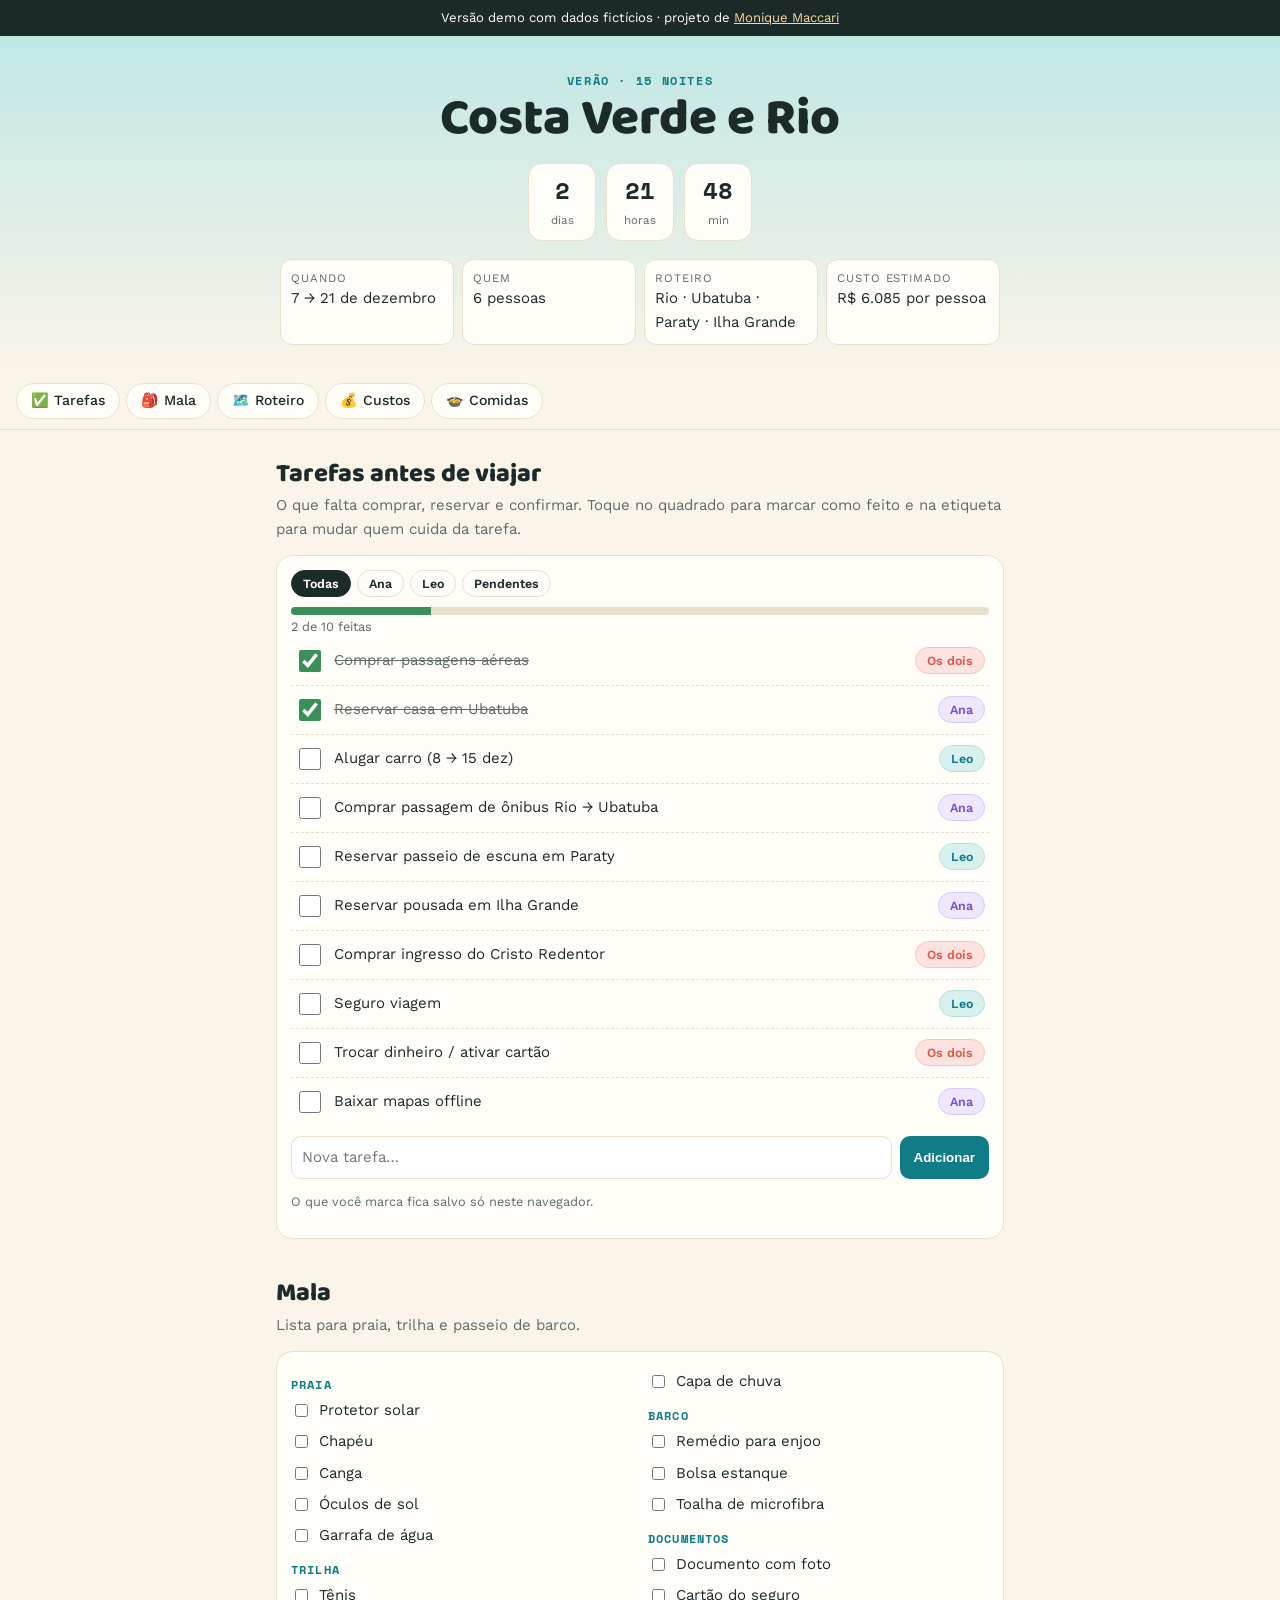
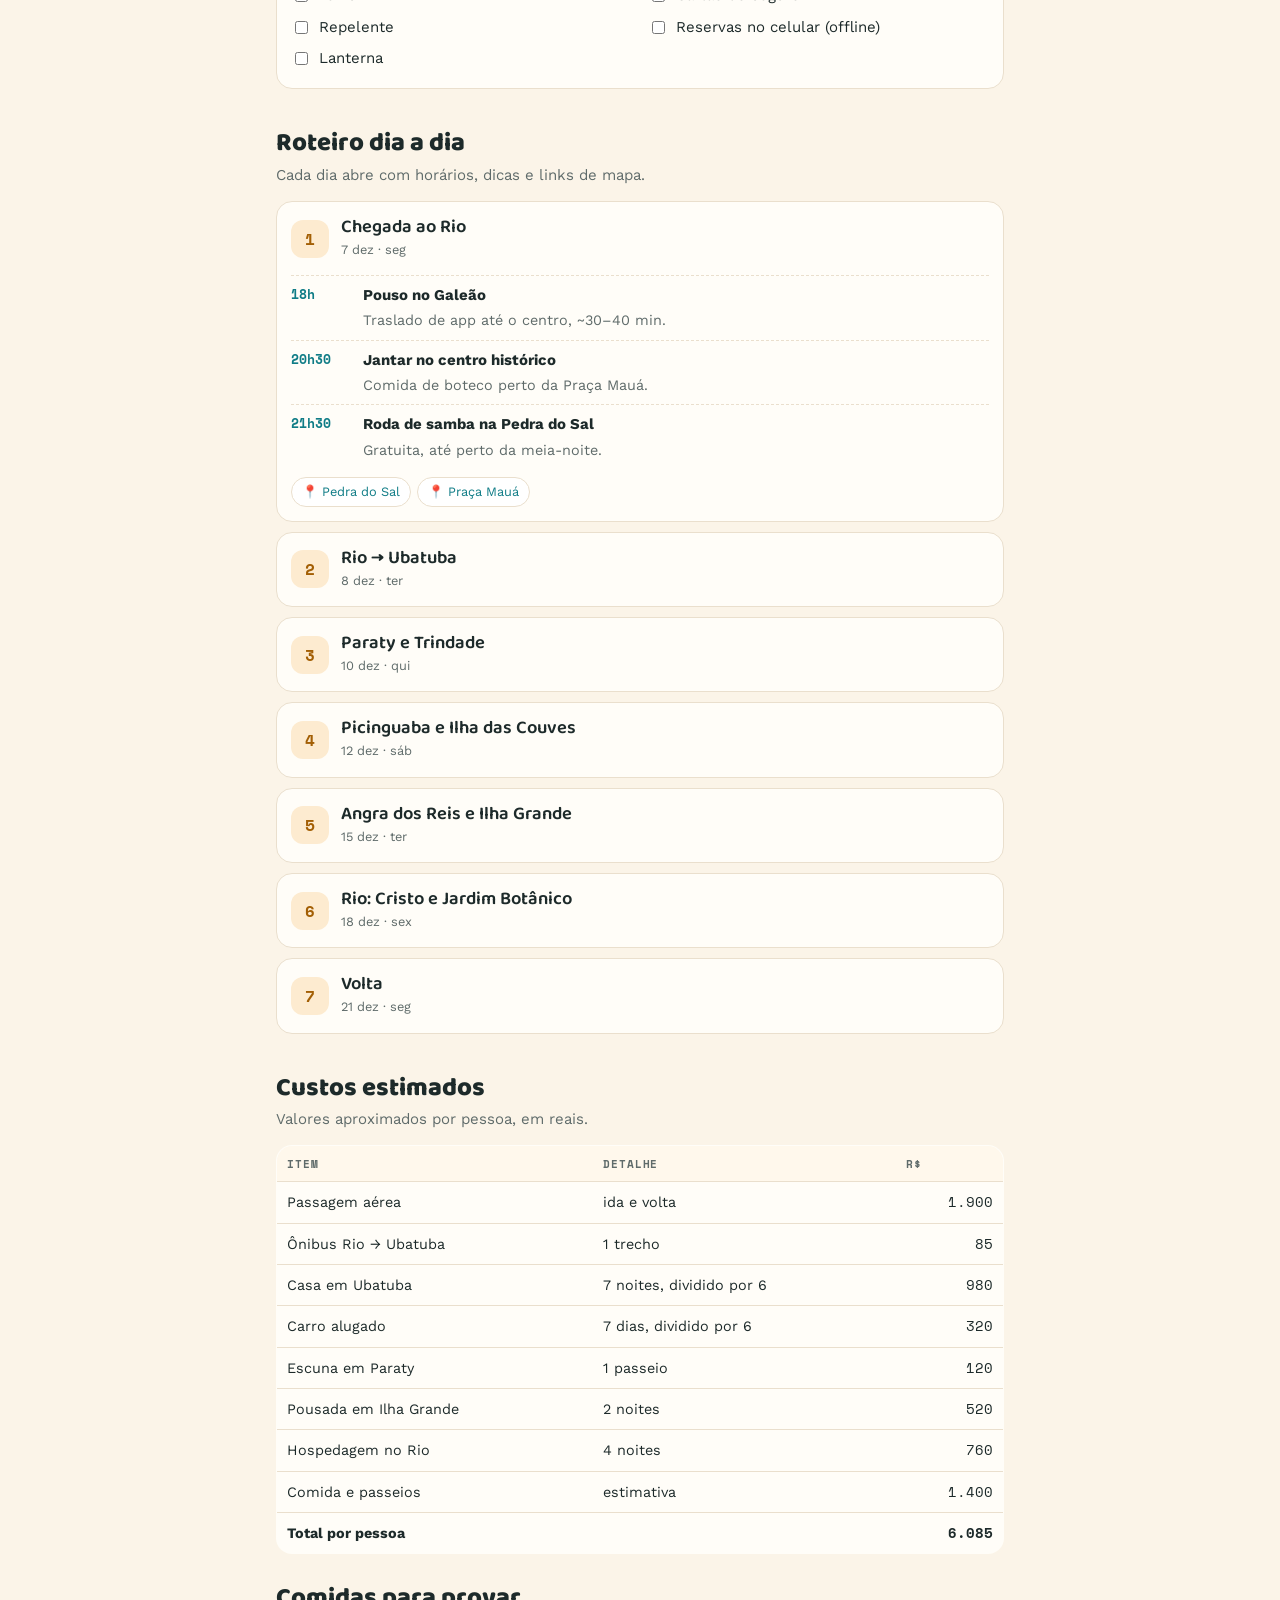
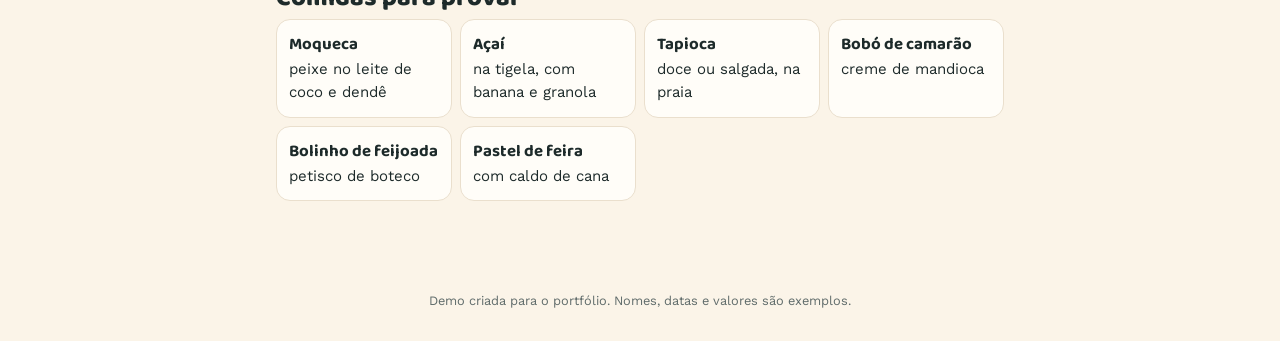
<file: projetos/planejador-viagem/index.html>
<!doctype html>
<html lang="pt-BR">
<head>
<meta charset="utf-8">
<meta name="viewport" content="width=device-width, initial-scale=1">
<title>Planejador de viagem — demo</title>
<meta name="description" content="Demo de um app web para planejar uma viagem em grupo: contagem regressiva, tarefas por pessoa, mala, roteiro dia a dia e custos. Dados fictícios.">
<link rel="preconnect" href="https://fonts.googleapis.com">
<link rel="preconnect" href="https://fonts.gstatic.com" crossorigin>
<link href="https://fonts.googleapis.com/css2?family=Baloo+2:wght@600;800&family=Work+Sans:wght@400;500;600&family=Space+Mono:wght@400;700&display=swap" rel="stylesheet">
<style>
:root{
  --sand:#fbf4e8; --card:#fffdf8; --ink:#1d2a2a; --muted:#5f6b6a; --line:#eadfcd;
  --sea:#0f7c86; --sea-2:#d8f0ee; --sun:#f2a33a; --sun-2:#fdebd0; --coral:#e2574c; --leaf:#3a8f5b;
  --a:#7a4fd6; --b:#0f7c86; --both:#e2574c;
}
*{box-sizing:border-box}
body{margin:0;background:var(--sand);color:var(--ink);font:15px/1.55 "Work Sans",system-ui,sans-serif}
a{color:var(--sea)}
.demo-bar{background:var(--ink);color:#fff;font-size:.82rem;padding:8px 16px;text-align:center}
.demo-bar a{color:#ffd79a}
header.hero{padding:36px 16px 28px;text-align:center;background:linear-gradient(180deg,#bfe7e4 0%,#fbf4e8 100%)}
.kicker{font:700 .72rem "Space Mono",monospace;letter-spacing:.14em;text-transform:uppercase;color:var(--sea)}
h1{font:800 clamp(2rem,8vw,3.2rem)/1 "Baloo 2",sans-serif;margin:.3rem 0}
h2{font:800 1.6rem/1.1 "Baloo 2",sans-serif;margin:0 0 .4rem}
h3{font:600 1.15rem/1.2 "Baloo 2",sans-serif;margin:0}
.count{display:flex;gap:10px;justify-content:center;margin:18px 0}
.count div{background:var(--card);border:1px solid var(--line);border-radius:14px;padding:8px 12px;min-width:68px}
.count b{display:block;font:700 1.5rem "Space Mono",monospace}
.count span{font-size:.72rem;color:var(--muted)}
.facts{display:grid;grid-template-columns:repeat(auto-fit,minmax(130px,1fr));gap:8px;max-width:720px;margin:0 auto}
.facts div{background:var(--card);border:1px solid var(--line);border-radius:12px;padding:10px;text-align:left}
.facts small{display:block;color:var(--muted);font-size:.72rem;text-transform:uppercase;letter-spacing:.08em}
nav.tabs{position:sticky;top:0;z-index:5;display:flex;gap:6px;overflow-x:auto;padding:10px 16px;background:rgba(251,244,232,.95);border-bottom:1px solid var(--line)}
nav.tabs a{flex:none;text-decoration:none;color:var(--ink);border:1px solid var(--line);background:var(--card);border-radius:999px;padding:6px 14px;font-weight:500;font-size:.88rem}
main{max-width:760px;margin:0 auto;padding:0 16px 60px}
section{padding-top:30px}
.lead{color:var(--muted);margin:0 0 14px}
.card{background:var(--card);border:1px solid var(--line);border-radius:16px;padding:14px;margin-bottom:10px}
/* tasks */
.filters{display:flex;flex-wrap:wrap;gap:6px;margin-bottom:10px}
.filters button,.chip{font:600 .78rem "Work Sans",system-ui,sans-serif;border-radius:999px;border:1px solid var(--line);background:var(--card);padding:5px 11px;cursor:pointer;color:var(--ink)}
.filters button.on{background:var(--ink);color:#fff;border-color:var(--ink)}
.task{display:flex;align-items:center;gap:10px;padding:10px 4px;border-bottom:1px dashed var(--line)}
.task:last-child{border-bottom:0}
.task input{width:22px;height:22px;accent-color:var(--leaf);flex:none}
.task.done .t{text-decoration:line-through;color:var(--muted)}
.task .t{flex:1}
.chip.A{background:#efe7fd;color:var(--a);border-color:#d9c8fb}
.chip.B{background:var(--sea-2);color:var(--b);border-color:#b5e1dd}
.chip.both{background:#fde3e0;color:var(--both);border-color:#f8c3bd}
.add{display:flex;gap:8px;margin-top:10px}
.add input{flex:1;min-width:0;border:1px solid var(--line);border-radius:10px;padding:9px 10px;font:inherit;background:#fff}
.add button,.btn{border:0;border-radius:10px;background:var(--sea);color:#fff;font-weight:600;padding:9px 14px;cursor:pointer}
.progress{height:8px;background:var(--line);border-radius:99px;overflow:hidden;margin:8px 0 2px}
.progress i{display:block;height:100%;background:var(--leaf);width:0;transition:width .3s}
.hint{font-size:.8rem;color:var(--muted)}
/* packing */
.packing{columns:2 220px;column-gap:16px}
.packing label{display:flex;gap:8px;align-items:center;break-inside:avoid;padding:4px 0}
.packing h4{margin:10px 0 2px;font:700 .72rem "Space Mono",monospace;letter-spacing:.1em;text-transform:uppercase;color:var(--sea)}
/* itinerary */
details.day{background:var(--card);border:1px solid var(--line);border-radius:16px;margin-bottom:10px;overflow:hidden}
details.day summary{list-style:none;cursor:pointer;padding:14px;display:flex;gap:12px;align-items:center}
details.day summary::-webkit-details-marker{display:none}
.num{flex:none;width:38px;height:38px;border-radius:12px;background:var(--sun-2);color:#a35f05;display:grid;place-items:center;font:700 1rem "Space Mono",monospace}
.day .when{font-size:.8rem;color:var(--muted)}
.day .body{padding:0 14px 14px}
.slot{display:grid;grid-template-columns:62px 1fr;gap:10px;padding:8px 0;border-top:1px dashed var(--line)}
.slot time{font:700 .82rem "Space Mono",monospace;color:var(--sea)}
.slot p{margin:2px 0 0;color:var(--muted);font-size:.9rem}
.links{display:flex;flex-wrap:wrap;gap:6px;margin-top:8px}
.links a{font-size:.8rem;text-decoration:none;border:1px solid var(--line);border-radius:999px;padding:4px 10px;background:#fff}
/* costs */
table{width:100%;border-collapse:collapse;background:var(--card);border:1px solid var(--line);border-radius:16px;overflow:hidden;font-size:.9rem}
th,td{padding:9px 10px;text-align:left;border-bottom:1px solid var(--line)}
th{font:700 .7rem "Space Mono",monospace;letter-spacing:.08em;text-transform:uppercase;color:var(--muted);background:#fff8ec}
td.n{text-align:right;font-family:"Space Mono",monospace;white-space:nowrap}
tfoot td{font-weight:700}
.food{display:grid;grid-template-columns:repeat(auto-fill,minmax(160px,1fr));gap:8px}
.food div{background:var(--card);border:1px solid var(--line);border-radius:14px;padding:12px}
.food b{display:block;font-family:"Baloo 2";font-size:1.05rem}
footer{text-align:center;color:var(--muted);font-size:.8rem;padding:30px 16px}
</style>
</head>
<body>
<div class="demo-bar">Versão demo com dados fictícios · projeto de <a href="../../index.html#projetos">Monique Maccari</a></div>

<header class="hero">
  <div class="kicker">Verão · 15 noites</div>
  <h1>Costa Verde e Rio</h1>
  <div class="count" id="count" aria-live="polite"></div>
  <div class="facts">
    <div><small>Quando</small>7 → 21 de dezembro</div>
    <div><small>Quem</small>6 pessoas</div>
    <div><small>Roteiro</small>Rio · Ubatuba · Paraty · Ilha Grande</div>
    <div><small>Custo estimado</small><span id="totalTop">—</span> por pessoa</div>
  </div>
</header>

<nav class="tabs" aria-label="Seções">
  <a href="#tarefas">✅ Tarefas</a><a href="#mala">🎒 Mala</a><a href="#roteiro">🗺️ Roteiro</a><a href="#custos">💰 Custos</a><a href="#comidas">🍲 Comidas</a>
</nav>

<main>
  <section id="tarefas">
    <h2>Tarefas antes de viajar</h2>
    <p class="lead">O que falta comprar, reservar e confirmar. Toque no quadrado para marcar como feito e na etiqueta para mudar quem cuida da tarefa.</p>
    <div class="card">
      <div class="filters" id="filters"></div>
      <div class="progress"><i id="bar"></i></div>
      <div class="hint" id="progressText"></div>
      <div id="tasks"></div>
      <form class="add" id="addForm"><input id="newTask" placeholder="Nova tarefa…" aria-label="Nova tarefa"><button>Adicionar</button></form>
      <p class="hint">O que você marca fica salvo só neste navegador.</p>
    </div>
  </section>

  <section id="mala">
    <h2>Mala</h2>
    <p class="lead">Lista para praia, trilha e passeio de barco.</p>
    <div class="card packing" id="packing"></div>
  </section>

  <section id="roteiro">
    <h2>Roteiro dia a dia</h2>
    <p class="lead">Cada dia abre com horários, dicas e links de mapa.</p>
    <div id="days"></div>
  </section>

  <section id="custos">
    <h2>Custos estimados</h2>
    <p class="lead">Valores aproximados por pessoa, em reais.</p>
    <table id="costs"><thead><tr><th>Item</th><th>Detalhe</th><th>R$</th></tr></thead><tbody></tbody><tfoot></tfoot></table>
  </section>

  <section id="comidas">
    <h2>Comidas para provar</h2>
    <div class="food" id="food"></div>
  </section>
</main>

<footer>Demo criada para o portfólio. Nomes, datas e valores são exemplos.</footer>

<script>
const PEOPLE = {A:"Ana", B:"Leo", both:"Os dois"};
const START = new Date("2026-12-07T15:00:00-03:00");

function tick(){
  const el=document.getElementById("count"); let d=START-new Date();
  if(d<=0){ el.innerHTML="<div><b>🌴</b><span>boa viagem!</span></div>"; return; }
  const days=Math.floor(d/864e5), h=Math.floor(d/36e5)%24, m=Math.floor(d/6e4)%60;
  el.innerHTML=`<div><b>${days}</b><span>dias</span></div><div><b>${h}</b><span>horas</span></div><div><b>${m}</b><span>min</span></div>`;
}
tick(); setInterval(tick,30000);

// ---- tarefas
const DEFAULT_TASKS=[
  ["Comprar passagens aéreas","both",true],["Reservar casa em Ubatuba","A",true],["Alugar carro (8 → 15 dez)","B",false],
  ["Comprar passagem de ônibus Rio → Ubatuba","A",false],["Reservar passeio de escuna em Paraty","B",false],
  ["Reservar pousada em Ilha Grande","A",false],["Comprar ingresso do Cristo Redentor","both",false],
  ["Seguro viagem","B",false],["Trocar dinheiro / ativar cartão","both",false],["Baixar mapas offline","A",false]
];
const KEY="demo-viagem-tarefas";
let tasks; try{tasks=JSON.parse(localStorage.getItem(KEY))}catch(e){}
if(!Array.isArray(tasks)) tasks=DEFAULT_TASKS.map(([t,o,d])=>({t,o,d}));
let filter="all";
const save=()=>{try{localStorage.setItem(KEY,JSON.stringify(tasks))}catch(e){}};
function renderTasks(){
  const f=document.getElementById("filters");
  const opts=[["all","Todas"],["A",PEOPLE.A],["B",PEOPLE.B],["todo","Pendentes"]];
  f.innerHTML=opts.map(([k,l])=>`<button class="${filter===k?"on":""}" data-f="${k}">${l}</button>`).join("");
  const list=tasks.map((x,i)=>({...x,i})).filter(x=>filter==="all"||(filter==="todo"?!x.d:(x.o===filter||x.o==="both")));
  document.getElementById("tasks").innerHTML=list.map(x=>`<div class="task ${x.d?"done":""}">
    <input type="checkbox" data-i="${x.i}" ${x.d?"checked":""} aria-label="Feito">
    <span class="t">${x.t.replace(/</g,"&lt;")}</span>
    <button class="chip ${x.o}" data-o="${x.i}">${PEOPLE[x.o]}</button></div>`).join("") || '<p class="hint">Nada aqui 🎉</p>';
  const done=tasks.filter(x=>x.d).length;
  document.getElementById("bar").style.width=(100*done/tasks.length)+"%";
  document.getElementById("progressText").textContent=`${done} de ${tasks.length} feitas`;
}
document.addEventListener("click",e=>{
  const t=e.target;
  if(t.dataset.f){filter=t.dataset.f;renderTasks();}
  if(t.dataset.o){const x=tasks[t.dataset.o];x.o={A:"B",B:"both",both:"A"}[x.o];save();renderTasks();}
});
document.addEventListener("change",e=>{if(e.target.dataset.i){tasks[e.target.dataset.i].d=e.target.checked;save();renderTasks();}});
document.getElementById("addForm").addEventListener("submit",e=>{e.preventDefault();const v=document.getElementById("newTask").value.trim();if(!v)return;tasks.push({t:v,o:"both",d:false});document.getElementById("newTask").value="";save();renderTasks();});
renderTasks();

// ---- mala
const PACK={"Praia":["Protetor solar","Chapéu","Canga","Óculos de sol","Garrafa de água"],
  "Trilha":["Tênis","Repelente","Lanterna","Capa de chuva"],
  "Barco":["Remédio para enjoo","Bolsa estanque","Toalha de microfibra"],
  "Documentos":["Documento com foto","Cartão do seguro","Reservas no celular (offline)"]};
const PKEY="demo-viagem-mala"; let packed; try{packed=JSON.parse(localStorage.getItem(PKEY))||{}}catch(e){packed={}}
document.getElementById("packing").innerHTML=Object.entries(PACK).map(([g,items])=>`<h4>${g}</h4>`+items.map(it=>`<label><input type="checkbox" data-p="${it}" ${packed[it]?"checked":""}> ${it}</label>`).join("")).join("");
document.getElementById("packing").addEventListener("change",e=>{packed[e.target.dataset.p]=e.target.checked;try{localStorage.setItem(PKEY,JSON.stringify(packed))}catch(err){}});

// ---- roteiro
const maps=q=>"https://www.google.com/maps/search/?api=1&query="+encodeURIComponent(q);
const DAYS=[
 {d:"7 dez · seg",title:"Chegada ao Rio",slots:[["18h","Pouso no Galeão","Traslado de app até o centro, ~30–40 min."],["20h30","Jantar no centro histórico","Comida de boteco perto da Praça Mauá."],["21h30","Roda de samba na Pedra do Sal","Gratuita, até perto da meia-noite."]],links:[["Pedra do Sal","Pedra do Sal Rio de Janeiro"],["Praça Mauá","Praça Mauá Rio de Janeiro"]]},
 {d:"8 dez · ter",title:"Rio → Ubatuba",slots:[["10h","Ônibus na Rodoviária Novo Rio","Cerca de 5h30 de viagem pela costa."],["16h","Check-in na casa","Praia das Toninhas a poucos minutos a pé."],["19h","Pôr do sol e espetinhos na praia",""]],links:[["Praia das Toninhas","Praia das Toninhas Ubatuba"]]},
 {d:"10 dez · qui",title:"Paraty e Trindade",slots:[["9h","Centro histórico de Paraty","Ruas de pedra, igrejas e ateliês."],["11h","Passeio de escuna pela baía","Paradas para nadar em ilhas e praias."],["16h","Piscina natural do Cachadaço","Em Trindade, melhor com maré baixa."]],links:[["Centro histórico de Paraty","Centro Histórico Paraty"],["Cachadaço","Piscina Natural do Cachadaço Trindade"]]},
 {d:"12 dez · sáb",title:"Picinguaba e Ilha das Couves",slots:[["8h30","Barco até a Ilha das Couves","Água transparente para snorkel."],["13h","Almoço na vila de Picinguaba","Peixe do dia e moqueca."],["17h","Praia da Almada","Mar calmo, bom para fim de tarde."]],links:[["Picinguaba","Picinguaba Ubatuba"],["Praia da Almada","Praia da Almada Ubatuba"]]},
 {d:"15 dez · ter",title:"Angra dos Reis e Ilha Grande",slots:[["9h","Barco para Ilha Grande","Travessia de ~1h30."],["13h","Trilha até Lopes Mendes","Uma das praias mais bonitas do Brasil."]],links:[["Lopes Mendes","Praia de Lopes Mendes Ilha Grande"]]},
 {d:"18 dez · sex",title:"Rio: Cristo e Jardim Botânico",slots:[["8h","Trem do Corcovado","Ir cedo para pegar menos fila e menos nuvem."],["11h","Parque Lage e Jardim Botânico","Sombra, café e arte."],["17h30","Pôr do sol no Arpoador",""]],links:[["Cristo Redentor","Cristo Redentor"],["Jardim Botânico","Jardim Botânico Rio de Janeiro"],["Arpoador","Arpoador Rio de Janeiro"]]},
 {d:"21 dez · seg",title:"Volta",slots:[["7h","Saída para o aeroporto","Chegar 3h antes em voo internacional."]],links:[]}
];
document.getElementById("days").innerHTML=DAYS.map((x,i)=>`<details class="day" ${i===0?"open":""}><summary><span class="num">${i+1}</span><span><h3>${x.title}</h3><span class="when">${x.d}</span></span></summary>
<div class="body">${x.slots.map(([t,a,b])=>`<div class="slot"><time>${t}</time><div><b>${a}</b>${b?`<p>${b}</p>`:""}</div></div>`).join("")}
${x.links.length?`<div class="links">${x.links.map(([l,q])=>`<a href="${maps(q)}" target="_blank" rel="noopener">📍 ${l}</a>`).join("")}</div>`:""}</div></details>`).join("");

// ---- custos
const COSTS=[["Passagem aérea","ida e volta",1900],["Ônibus Rio → Ubatuba","1 trecho",85],["Casa em Ubatuba","7 noites, dividido por 6",980],["Carro alugado","7 dias, dividido por 6",320],["Escuna em Paraty","1 passeio",120],["Pousada em Ilha Grande","2 noites",520],["Hospedagem no Rio","4 noites",760],["Comida e passeios","estimativa",1400]];
const fmt=n=>n.toLocaleString("pt-BR");
const total=COSTS.reduce((s,x)=>s+x[2],0);
document.querySelector("#costs tbody").innerHTML=COSTS.map(([a,b,c])=>`<tr><td>${a}</td><td>${b}</td><td class="n">${fmt(c)}</td></tr>`).join("");
document.querySelector("#costs tfoot").innerHTML=`<tr><td colspan="2">Total por pessoa</td><td class="n">${fmt(total)}</td></tr>`;
document.getElementById("totalTop").textContent="R$ "+fmt(total);

// ---- comidas
const FOOD=[["Moqueca","peixe no leite de coco e dendê"],["Açaí","na tigela, com banana e granola"],["Tapioca","doce ou salgada, na praia"],["Bobó de camarão","creme de mandioca"],["Bolinho de feijoada","petisco de boteco"],["Pastel de feira","com caldo de cana"]];
document.getElementById("food").innerHTML=FOOD.map(([a,b])=>`<div><b>${a}</b>${b}</div>`).join("");
</script>
</body>
</html>
</file>
<file: assets/css/style.css>
:root {
  --bg: #f6f1ea;
  --surface: #fffaf3;
  --ink: #1f1a17;
  --muted: #6f655d;
  --line: #e2d8cc;
  --accent: #b23a2b;
  --serif: "Fraunces", Georgia, serif;
  --sans: "Inter", system-ui, -apple-system, sans-serif;
  --gutter: clamp(16px, 4vw, 56px);
}

@media (prefers-color-scheme: dark) {
  :root {
    --bg: #161311;
    --surface: #201c19;
    --ink: #f1e9df;
    --muted: #a99d92;
    --line: #342e29;
    --accent: #e0644f;
  }
}

* { box-sizing: border-box; }
html { scroll-behavior: smooth; scroll-padding-top: 72px; }
body {
  margin: 0;
  background: var(--bg);
  color: var(--ink);
  font: 400 16px/1.65 var(--sans);
  -webkit-font-smoothing: antialiased;
}
img { max-width: 100%; display: block; }
a { color: inherit; }
h1, h2, h3 { font-family: var(--serif); font-weight: 300; line-height: 1.1; margin: 0; }
h2 { font-size: clamp(2rem, 4vw, 3rem); }
h3 { font-size: 1.25rem; font-weight: 500; margin: 2rem 0 .75rem; }

/* Header */
.site-header {
  position: sticky; top: 0; z-index: 10;
  display: flex; align-items: center; justify-content: space-between; gap: 1rem;
  padding: 14px var(--gutter);
  background: color-mix(in srgb, var(--bg) 88%, transparent);
  backdrop-filter: blur(10px);
  border-bottom: 1px solid var(--line);
}
.logo { font-family: var(--serif); font-size: 1.25rem; text-decoration: none; white-space: nowrap; }
.nav { display: flex; align-items: center; gap: clamp(.75rem, 2vw, 1.75rem); overflow-x: auto; }
.nav a { text-decoration: none; font-size: .9rem; color: var(--muted); white-space: nowrap; }
.nav a:hover { color: var(--ink); }
.lang {
  font: 500 .75rem var(--sans); letter-spacing: .08em;
  border: 1px solid var(--line); background: transparent; color: var(--ink);
  border-radius: 999px; padding: .3rem .7rem; cursor: pointer;
}
@media (max-width: 720px) {
  .site-header { flex-direction: column; align-items: flex-start; gap: .4rem; }
  .nav { width: 100%; flex-wrap: wrap; row-gap: .25rem; overflow: visible; }
  .lang { margin-left: auto; }
}

/* Hero */
.hero {
  display: grid; grid-template-columns: 1.1fr .9fr; gap: clamp(2rem, 5vw, 5rem);
  align-items: center;
  padding: clamp(2.5rem, 7vw, 6rem) var(--gutter);
  max-width: 1400px; margin: 0 auto;
}
.eyebrow { text-transform: uppercase; letter-spacing: .14em; font-size: .75rem; color: var(--muted); margin: 0 0 1.25rem; }
.hero h1 { font-size: clamp(3.5rem, 10vw, 8.5rem); letter-spacing: -.02em; }
.hero h1 em { color: var(--accent); }
.lede { font-size: clamp(1.05rem, 1.6vw, 1.25rem); color: var(--muted); max-width: 34rem; margin: 1.5rem 0 2rem; }
.hero-art img { width: 100%; max-height: 82vh; object-fit: cover; border-radius: 2px; box-shadow: 0 30px 60px -30px rgb(0 0 0 / .45); }
.hero-art figcaption { font-size: .85rem; color: var(--muted); margin-top: .75rem; }
@media (max-width: 820px) {
  .hero { grid-template-columns: 1fr; }
  .hero-art { order: -1; }
  .hero-art img { max-height: 60vh; }
}

.btn {
  display: inline-block; text-decoration: none;
  background: var(--ink); color: var(--bg);
  padding: .8rem 1.4rem; border-radius: 999px; font-weight: 500; font-size: .95rem;
  border: 1px solid var(--ink);
  transition: transform .2s ease;
}
.btn:hover { transform: translateY(-2px); }
.btn-ghost { background: transparent; color: var(--ink); }

/* Sections */
.section { padding: clamp(3rem, 7vw, 6rem) var(--gutter); max-width: 1400px; margin: 0 auto; border-top: 1px solid var(--line); }
.section-head { display: flex; flex-wrap: wrap; align-items: end; justify-content: space-between; gap: 1rem; margin-bottom: 2rem; }
.filters { display: flex; flex-wrap: wrap; gap: .5rem; }
.filter {
  font: 500 .85rem var(--sans); cursor: pointer;
  background: transparent; color: var(--muted);
  border: 1px solid var(--line); border-radius: 999px; padding: .45rem 1rem;
}
.filter.is-active, .filter:hover { background: var(--ink); color: var(--bg); border-color: var(--ink); }

/* Grid of series */
.grid { columns: 3 280px; column-gap: 1.25rem; }
.work {
  break-inside: avoid; margin: 0 0 1.75rem; cursor: pointer;
  background: none; border: 0; padding: 0; text-align: left; color: inherit; width: 100%; font: inherit;
}
.work-img { position: relative; overflow: hidden; background: var(--line); border-radius: 2px; }
.work-img img { width: 100%; height: auto; transition: transform .6s ease, opacity .4s; }
.work:hover .work-img img, .work:focus-visible .work-img img { transform: scale(1.03); }
.work-count {
  position: absolute; right: .6rem; bottom: .6rem;
  background: rgb(0 0 0 / .55); color: #fff; font-size: .72rem; padding: .2rem .55rem; border-radius: 999px;
}
.work-meta { display: flex; justify-content: space-between; gap: 1rem; margin-top: .6rem; }
.work-title { font-family: var(--serif); font-size: 1.15rem; }
.work-year { color: var(--muted); font-size: .85rem; white-space: nowrap; }
.work-tech { display: block; color: var(--muted); font-size: .85rem; }
.work[hidden] { display: none; }

/* About */
.about-cols { display: grid; grid-template-columns: 1.4fr 1fr; gap: clamp(2rem, 5vw, 5rem); margin-top: 2rem; }
.prose p { margin: 0 0 1.1rem; max-width: 40rem; }
.quote { margin: 0; padding-left: 1.5rem; border-left: 2px solid var(--accent); align-self: start; }
.quote p { font-family: var(--serif); font-style: italic; font-size: clamp(1.3rem, 2.2vw, 1.75rem); line-height: 1.35; margin: 0 0 1rem; }
.quote cite { color: var(--muted); font-style: normal; font-size: .9rem; }
@media (max-width: 820px) { .about-cols { grid-template-columns: 1fr; } }

/* CV */
.cv-grid { display: grid; grid-template-columns: 1fr 1fr; gap: clamp(2rem, 5vw, 5rem); }
@media (max-width: 820px) { .cv-grid { grid-template-columns: 1fr; } }
.timeline, .compact { list-style: none; margin: 0; padding: 0; }
.timeline li { display: grid; grid-template-columns: 4.5rem 1fr; gap: 1rem; padding: .7rem 0; border-bottom: 1px solid var(--line); }
.timeline li > span { color: var(--muted); font-variant-numeric: tabular-nums; font-size: .9rem; }
.compact li { padding: .35rem 0; color: var(--muted); font-size: .92rem; }

/* Press */
.cards { display: grid; grid-template-columns: repeat(auto-fill, minmax(260px, 1fr)); gap: 1rem; margin-top: 2rem; }
.card {
  display: flex; flex-direction: column; gap: .5rem; text-decoration: none;
  background: var(--surface); border: 1px solid var(--line); border-radius: 4px; padding: 1.25rem 1.4rem;
  transition: border-color .2s, transform .2s;
}
.card:hover { border-color: var(--accent); transform: translateY(-2px); }
.card-kicker { font-size: .75rem; text-transform: uppercase; letter-spacing: .1em; color: var(--muted); }
.card-title { font-family: var(--serif); font-size: 1.15rem; line-height: 1.3; }

/* Contact */
.contact { text-align: center; }
.contact .lede { margin-inline: auto; }
.contact-links { display: flex; flex-wrap: wrap; gap: .75rem; justify-content: center; }

.site-footer { padding: 2rem var(--gutter); text-align: center; color: var(--muted); font-size: .85rem; border-top: 1px solid var(--line); }

/* Viewer */
.viewer {
  width: 100vw; height: 100vh; max-width: none; max-height: none; margin: 0; padding: 0; border: 0;
  background: rgb(14 12 11 / .96); color: #f1e9df;
}
.viewer[open] { display: grid; grid-template-columns: 64px 1fr 64px; align-items: center; }
.viewer::backdrop { background: rgb(0 0 0 / .6); }
.viewer figure { margin: 0; height: 100vh; display: flex; flex-direction: column; align-items: center; justify-content: center; padding: 3.5rem 0 1.25rem; min-width: 0; }
.viewer img { max-width: 100%; max-height: calc(100vh - 9rem); object-fit: contain; }
.viewer figcaption { margin-top: 1rem; text-align: center; display: flex; flex-direction: column; gap: .15rem; font-size: .9rem; padding: 0 1rem; }
.viewer figcaption strong { font-family: var(--serif); font-weight: 400; font-size: 1.2rem; }
.viewer .muted { color: #a99d92; font-size: .8rem; }
.viewer button { background: none; border: 0; color: inherit; cursor: pointer; font-size: 2.5rem; line-height: 1; padding: .5rem; opacity: .75; }
.viewer button:hover { opacity: 1; }
.viewer-close { position: absolute; top: .5rem; right: 1rem; }
@media (max-width: 600px) {
  .viewer[open] { grid-template-columns: 40px 1fr 40px; }
  .viewer button { font-size: 2rem; }
}

.press-link {
  display: inline-block; margin-left: .35rem;
  font-size: .78rem; color: var(--accent); text-decoration: none;
  border: 1px solid currentColor; border-radius: 999px; padding: 0 .5rem; white-space: nowrap;
}
.press-link:hover { background: var(--accent); color: var(--bg); }

.artist-meta { margin: .75rem 0 0; color: var(--muted); font-size: .95rem; line-height: 1.5; }
.statement-text { max-width: 44rem; margin-top: 2rem; }
.statement-text p { font-family: var(--serif); font-weight: 300; font-size: clamp(1.1rem, 1.6vw, 1.3rem); line-height: 1.6; }
.statement-src { color: var(--muted); font-size: .85rem; margin-top: 1.5rem; }

.project { margin-top: 2rem; background: var(--surface); border: 1px solid var(--line); border-radius: 6px; padding: clamp(1.25rem, 3vw, 2rem); max-width: 46rem; }
.project h3 { margin: .25rem 0 .75rem; font-size: 1.5rem; }
.project p { margin: 0 0 1rem; }
.hint-small { color: var(--muted); font-size: .85rem; }
</file>
